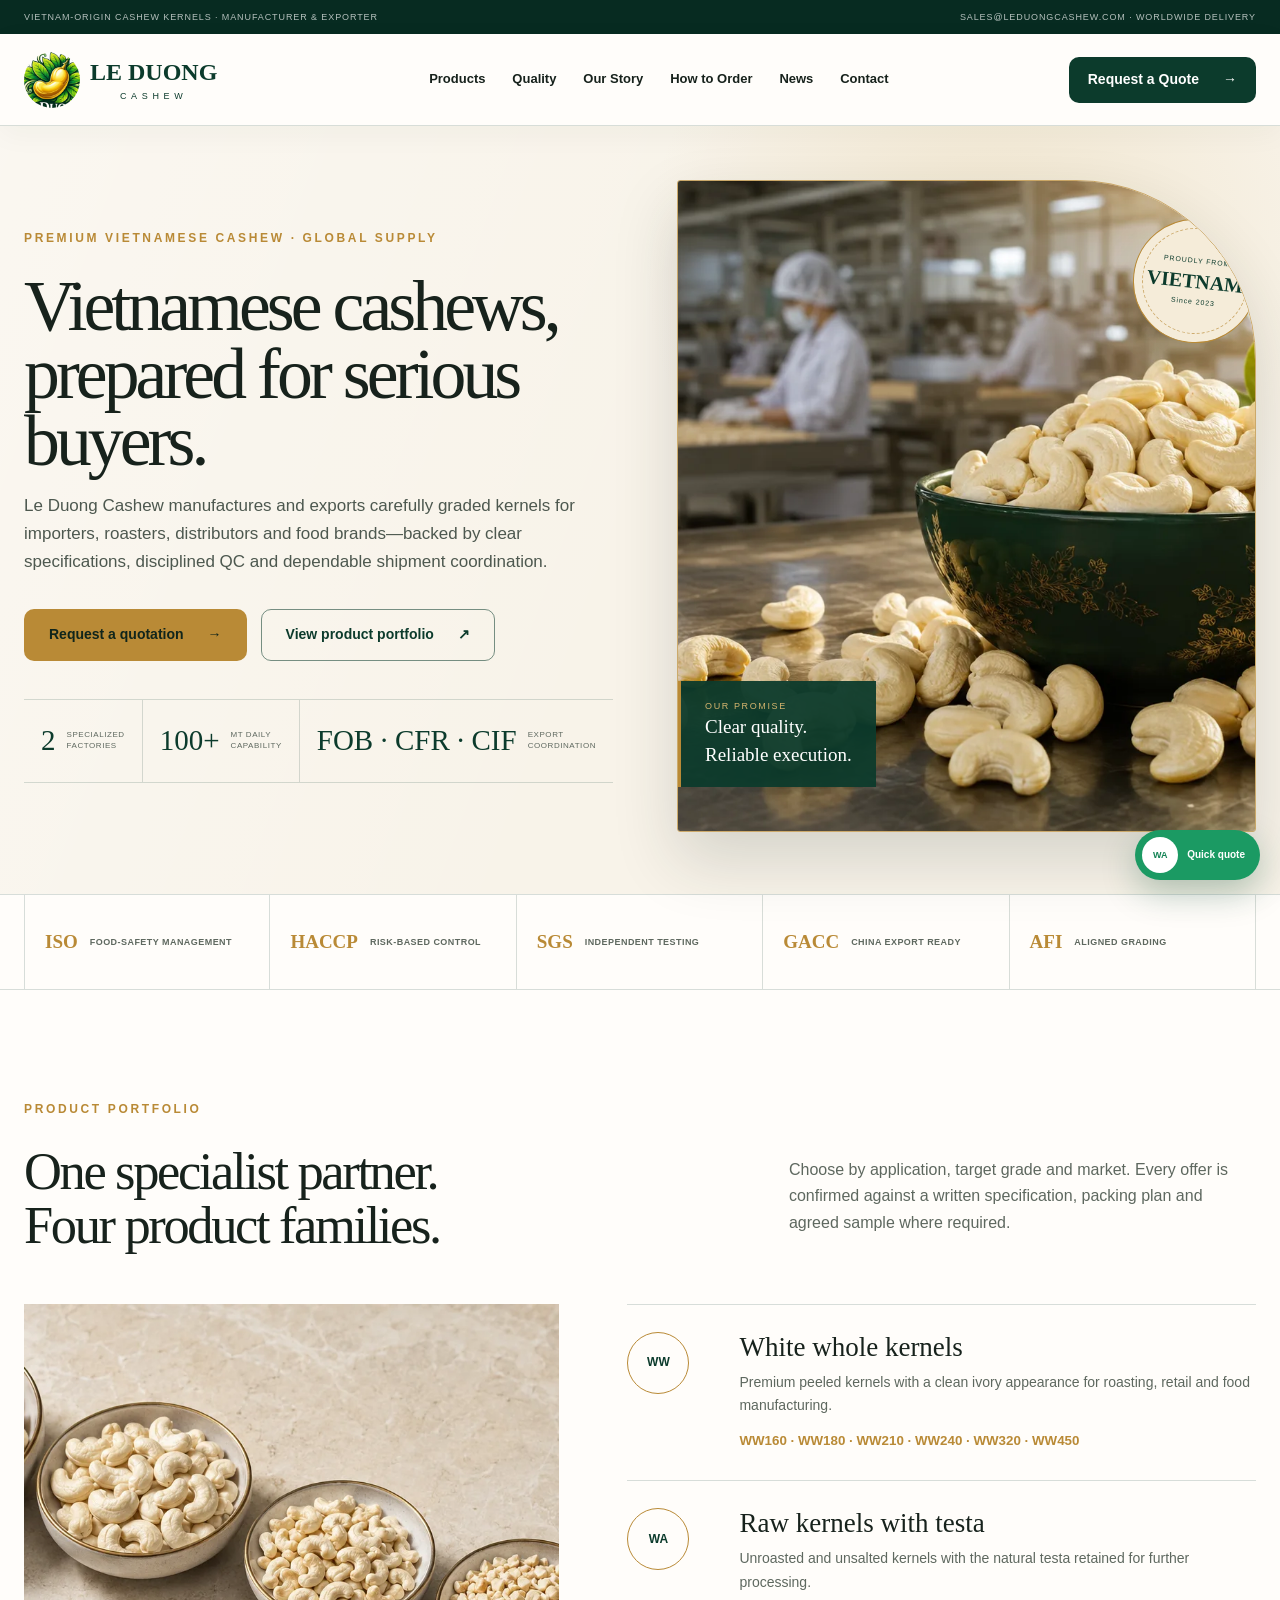
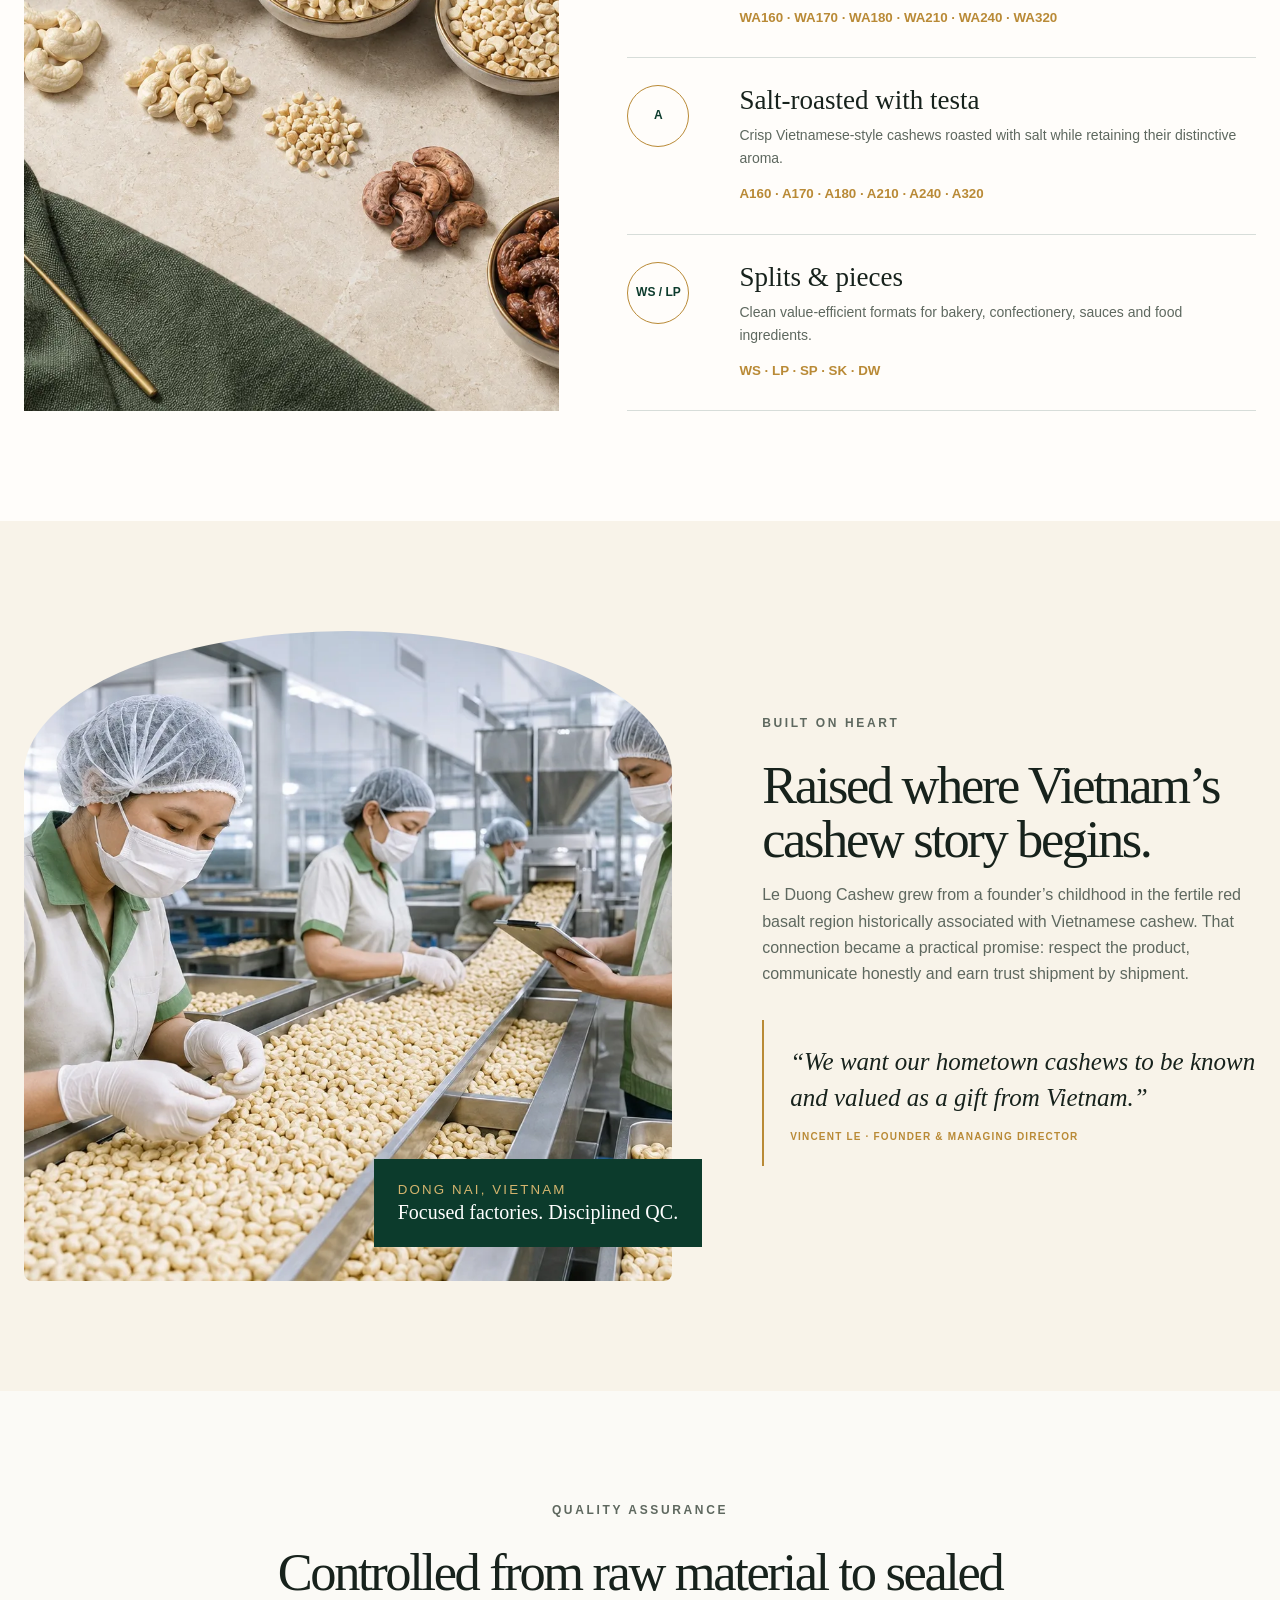
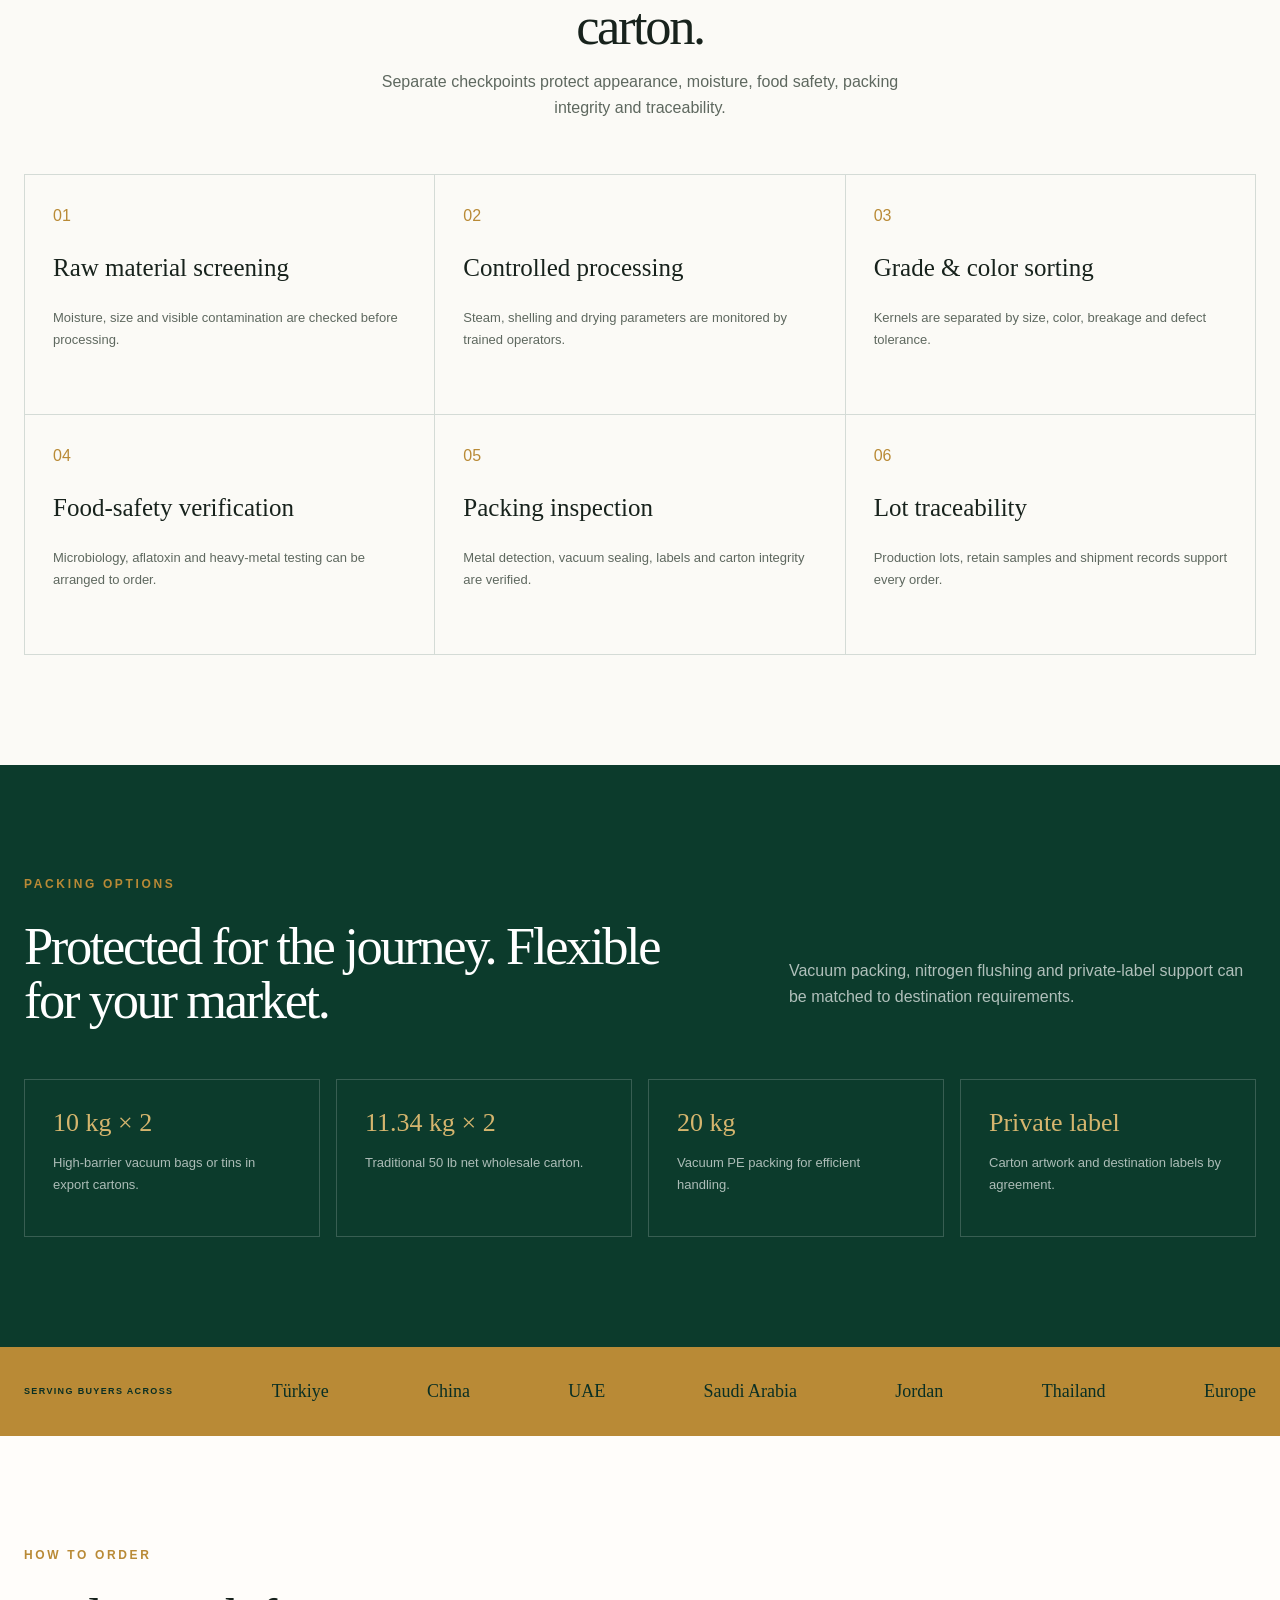
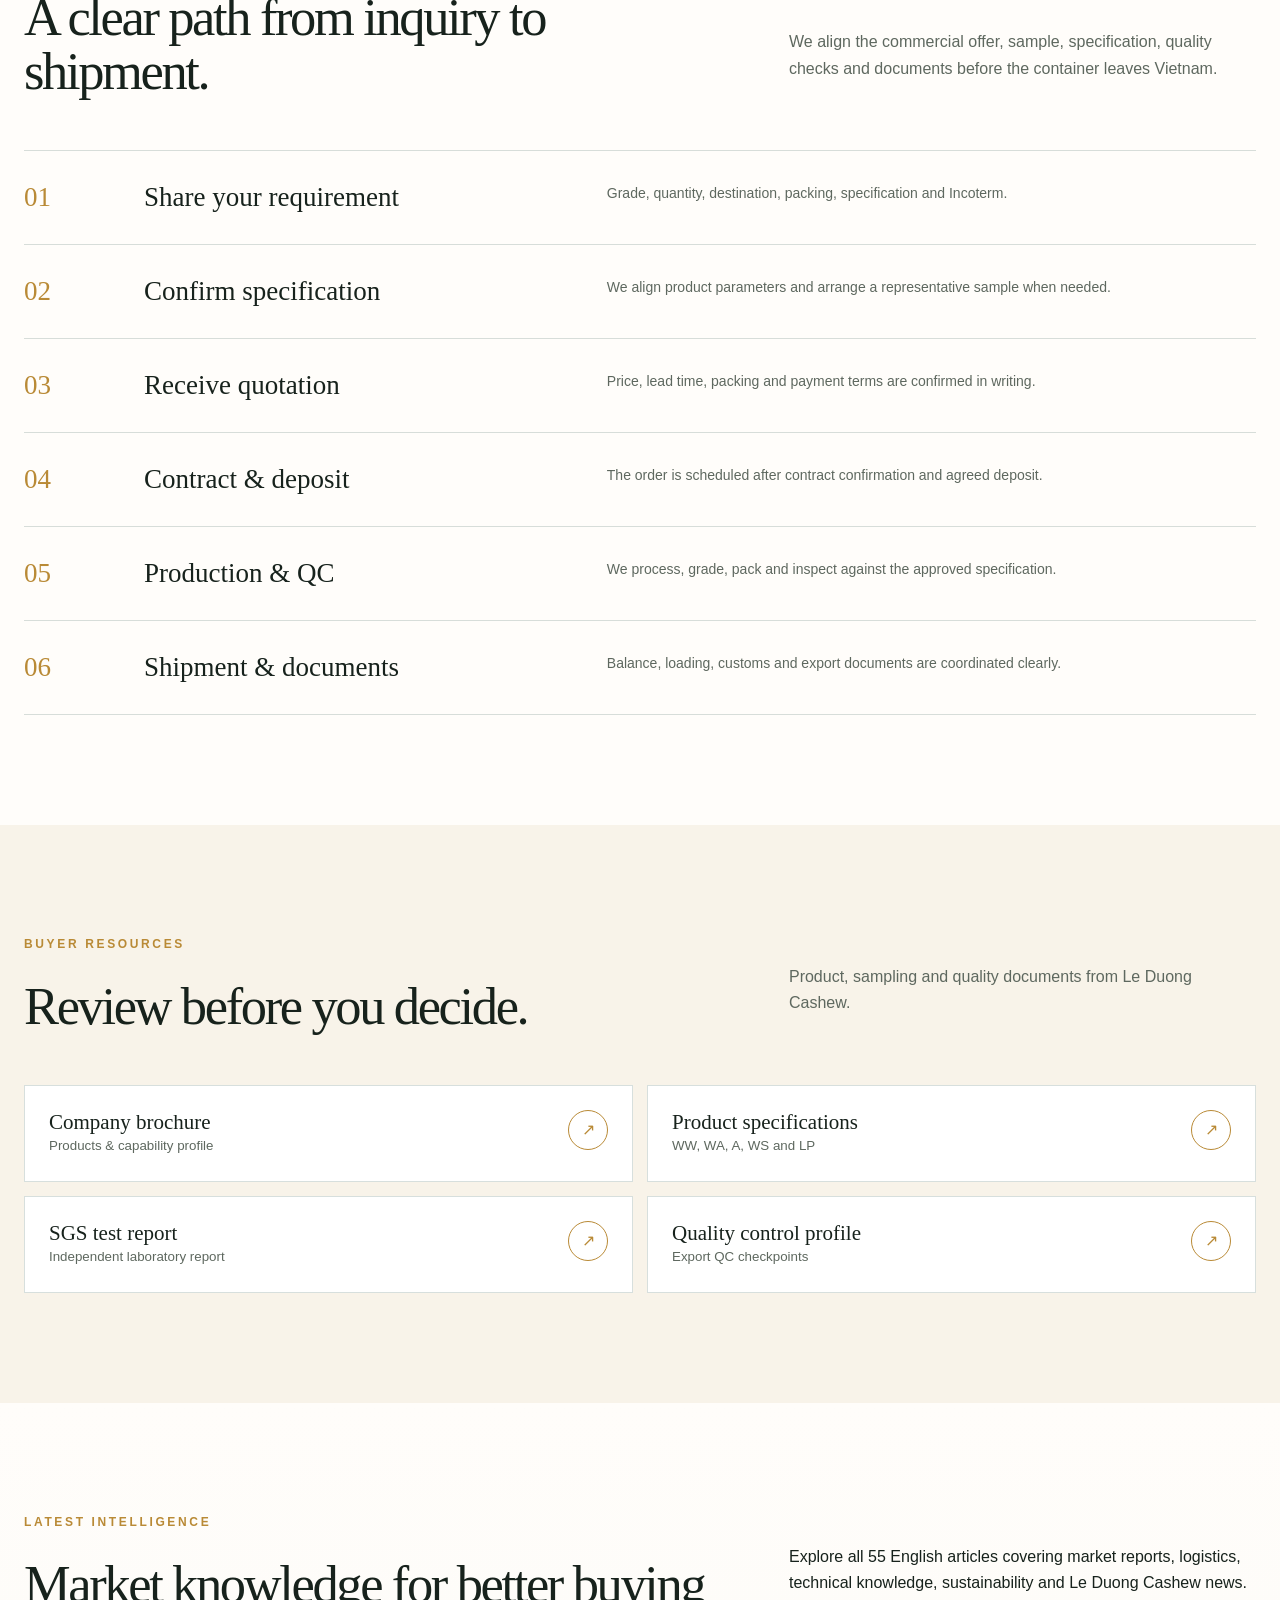
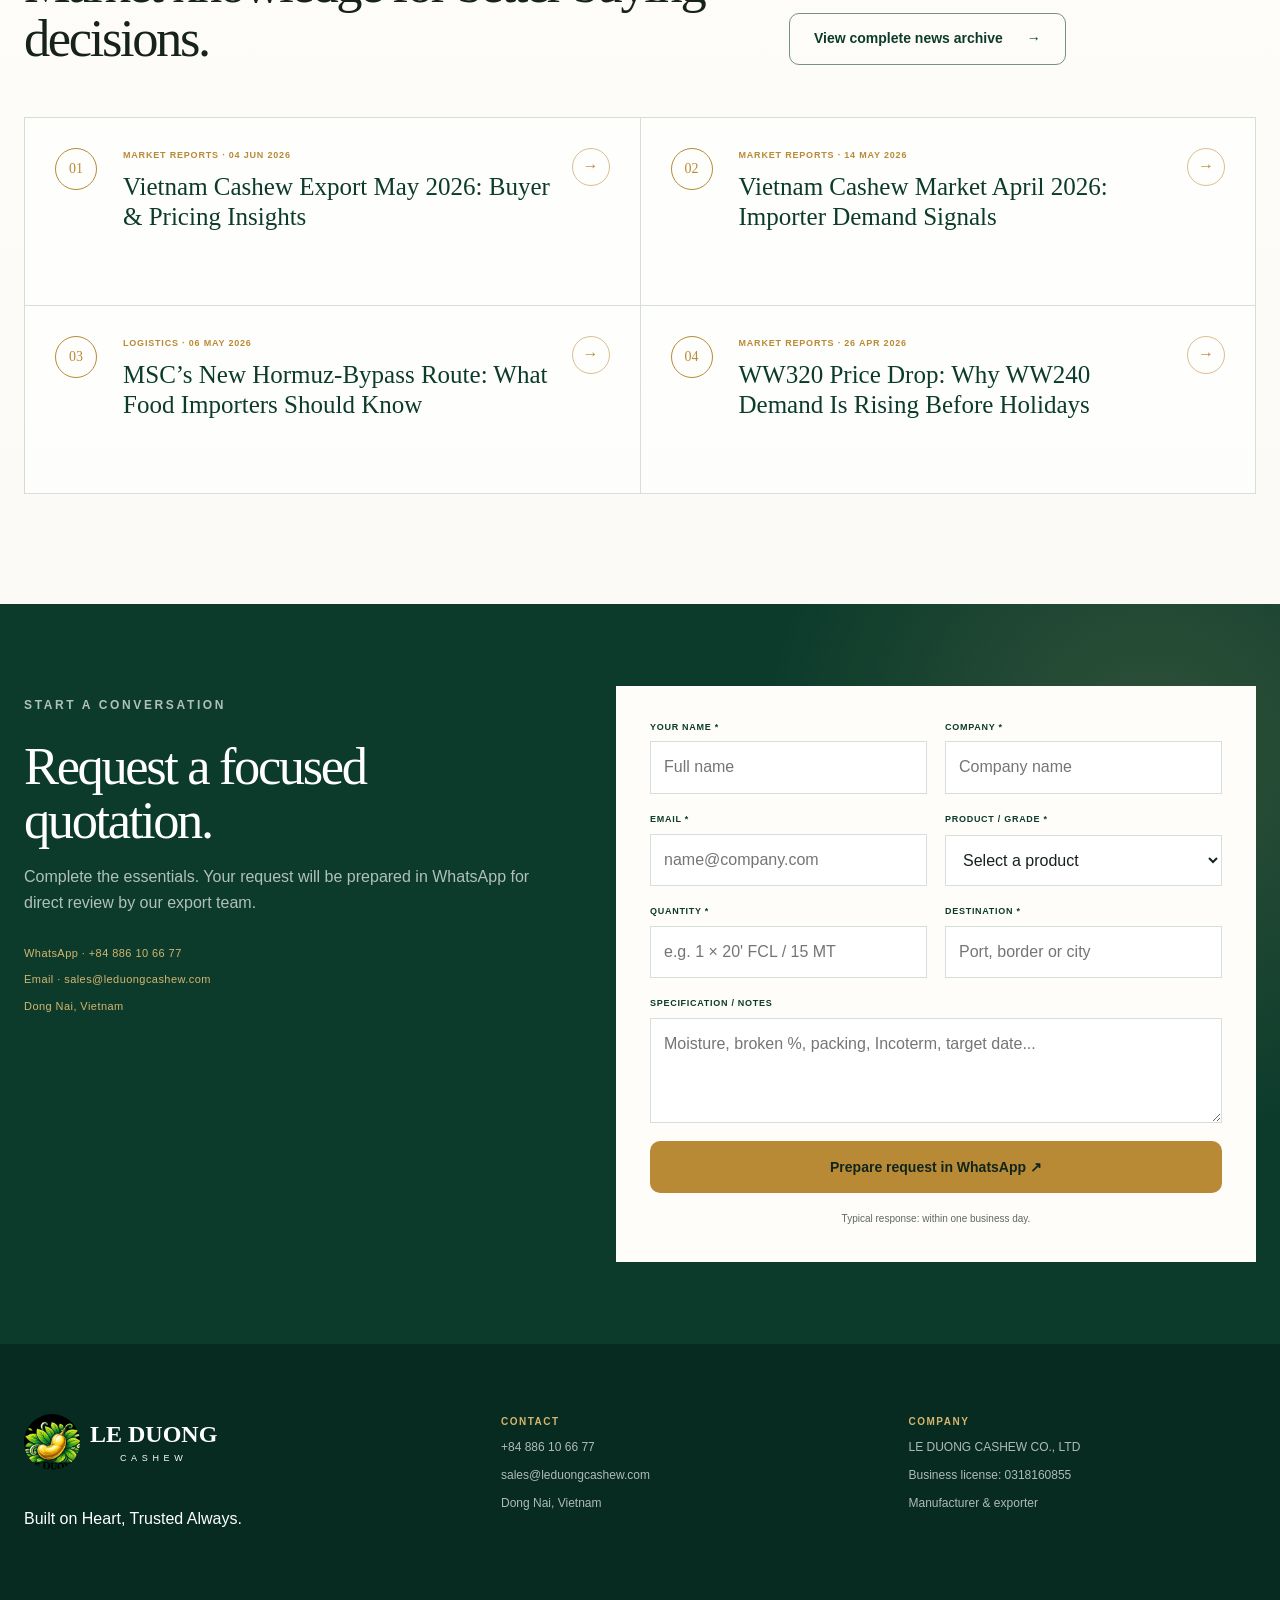
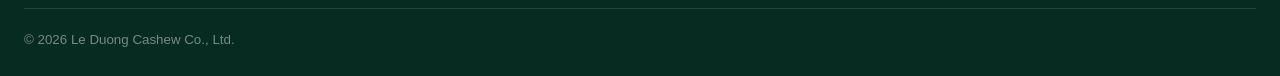
<file: index.html>
<!doctype html>
<html lang="en">
<head>
  <meta charset="utf-8">
  <meta name="viewport" content="width=device-width, initial-scale=1">
  <title>Le Duong Cashew | Premium Vietnam Cashew Exporter</title>
  <meta name="description" content="Vietnamese manufacturer and exporter of white whole, raw testa-on, salt-roasted and broken cashew kernels.">
  <meta name="theme-color" content="#0c3b2c">
  <link rel="icon" href="assets/logo-light.jpg">
  <link rel="stylesheet" href="styles.css">
</head>
<body>
  <div class="utility"><span>Vietnam-origin cashew kernels · Manufacturer & exporter</span><span>sales@leduongcashew.com · Worldwide delivery</span></div>
  <header class="header">
    <a class="brand" href="#top" aria-label="Le Duong Cashew home">
      <span class="brand-icon"><img src="assets/logo-light.jpg" alt=""></span>
      <span class="brand-name"><strong>LE DUONG</strong><small>CASHEW</small></span>
    </a>
    <nav class="nav" aria-label="Main navigation">
      <a href="#products">Products</a><a href="#quality">Quality</a><a href="#story">Our Story</a><a href="#order">How to Order</a><a href="news.html">News</a><a href="#contact">Contact</a>
    </nav>
    <a class="btn btn-primary btn-small" href="#contact">Request a Quote <span>→</span></a>
    <details class="mobile-menu"><summary aria-label="Open menu">☰</summary><div><a href="#products">Products</a><a href="#quality">Quality</a><a href="#story">Our Story</a><a href="#order">How to Order</a><a href="news.html">News</a><a href="#contact">Contact</a></div></details>
  </header>

  <main id="top">
    <section class="hero">
      <div class="hero-copy">
        <p class="eyebrow">PREMIUM VIETNAMESE CASHEW · GLOBAL SUPPLY</p>
        <h1>Vietnamese cashews, prepared for serious buyers.</h1>
        <p class="lead">Le Duong Cashew manufactures and exports carefully graded kernels for importers, roasters, distributors and food brands—backed by clear specifications, disciplined QC and dependable shipment coordination.</p>
        <div class="actions"><a class="btn btn-gold" href="#contact">Request a quotation <span>→</span></a><a class="btn btn-outline" href="#products">View product portfolio <span>↗</span></a></div>
        <div class="hero-proof"><div><strong>2</strong><span>Specialized factories</span></div><div><strong>100+</strong><span>MT daily capability</span></div><div><strong>FOB · CFR · CIF</strong><span>Export coordination</span></div></div>
      </div>
      <div class="hero-visual"><img src="assets/hero.webp" alt="Premium whole cashew kernels with a modern processing facility"><div class="origin-seal"><small>PROUDLY FROM</small><strong>VIETNAM</strong><span>Since 2023</span></div><div class="hero-note"><small>OUR PROMISE</small><strong>Clear quality.<br>Reliable execution.</strong></div></div>
    </section>

    <section class="assurance" aria-label="Quality and export assurance"><div><span>ISO</span><strong>Food-safety management</strong></div><div><span>HACCP</span><strong>Risk-based control</strong></div><div><span>SGS</span><strong>Independent testing</strong></div><div><span>GACC</span><strong>China export ready</strong></div><div><span>AFI</span><strong>Aligned grading</strong></div></section>

    <section class="section" id="products">
      <div class="heading split"><div><p class="eyebrow">PRODUCT PORTFOLIO</p><h2>One specialist partner.<br>Four product families.</h2></div><p>Choose by application, target grade and market. Every offer is confirmed against a written specification, packing plan and agreed sample where required.</p></div>
      <div class="product-layout">
        <div class="product-photo"><img src="assets/products.webp" alt="White whole, broken, raw testa-on and salt-roasted cashew products"></div>
        <div class="product-list">
          <article><b>WW</b><div><h3>White whole kernels</h3><p>Premium peeled kernels with a clean ivory appearance for roasting, retail and food manufacturing.</p><small>WW160 · WW180 · WW210 · WW240 · WW320 · WW450</small></div></article>
          <article><b>WA</b><div><h3>Raw kernels with testa</h3><p>Unroasted and unsalted kernels with the natural testa retained for further processing.</p><small>WA160 · WA170 · WA180 · WA210 · WA240 · WA320</small></div></article>
          <article><b>A</b><div><h3>Salt-roasted with testa</h3><p>Crisp Vietnamese-style cashews roasted with salt while retaining their distinctive aroma.</p><small>A160 · A170 · A180 · A210 · A240 · A320</small></div></article>
          <article><b>WS / LP</b><div><h3>Splits & pieces</h3><p>Clean value-efficient formats for bakery, confectionery, sauces and food ingredients.</p><small>WS · LP · SP · SK · DW</small></div></article>
        </div>
      </div>
    </section>

    <section class="section story" id="story">
      <div class="story-photo"><img src="assets/factory.webp" alt="Cashew quality inspection in a clean processing facility"><div><small>DONG NAI, VIETNAM</small><strong>Focused factories. Disciplined QC.</strong></div></div>
      <div class="story-copy"><p class="eyebrow">BUILT ON HEART</p><h2>Raised where Vietnam’s cashew story begins.</h2><p>Le Duong Cashew grew from a founder’s childhood in the fertile red basalt region historically associated with Vietnamese cashew. That connection became a practical promise: respect the product, communicate honestly and earn trust shipment by shipment.</p><blockquote>“We want our hometown cashews to be known and valued as a gift from Vietnam.”<cite>Vincent Le · Founder & Managing Director</cite></blockquote></div>
    </section>

    <section class="section quality" id="quality">
      <div class="heading center"><p class="eyebrow">QUALITY ASSURANCE</p><h2>Controlled from raw material to sealed carton.</h2><p>Separate checkpoints protect appearance, moisture, food safety, packing integrity and traceability.</p></div>
      <div class="quality-grid">
        <article><span>01</span><h3>Raw material screening</h3><p>Moisture, size and visible contamination are checked before processing.</p></article>
        <article><span>02</span><h3>Controlled processing</h3><p>Steam, shelling and drying parameters are monitored by trained operators.</p></article>
        <article><span>03</span><h3>Grade & color sorting</h3><p>Kernels are separated by size, color, breakage and defect tolerance.</p></article>
        <article><span>04</span><h3>Food-safety verification</h3><p>Microbiology, aflatoxin and heavy-metal testing can be arranged to order.</p></article>
        <article><span>05</span><h3>Packing inspection</h3><p>Metal detection, vacuum sealing, labels and carton integrity are verified.</p></article>
        <article><span>06</span><h3>Lot traceability</h3><p>Production lots, retain samples and shipment records support every order.</p></article>
      </div>
    </section>

    <section class="dark-section">
      <div class="heading split"><div><p class="eyebrow">PACKING OPTIONS</p><h2>Protected for the journey. Flexible for your market.</h2></div><p>Vacuum packing, nitrogen flushing and private-label support can be matched to destination requirements.</p></div>
      <div class="packing"><article><strong>10 kg × 2</strong><p>High-barrier vacuum bags or tins in export cartons.</p></article><article><strong>11.34 kg × 2</strong><p>Traditional 50 lb net wholesale carton.</p></article><article><strong>20 kg</strong><p>Vacuum PE packing for efficient handling.</p></article><article><strong>Private label</strong><p>Carton artwork and destination labels by agreement.</p></article></div>
    </section>

    <section class="market-band"><span>Serving buyers across</span><strong>Türkiye</strong><strong>China</strong><strong>UAE</strong><strong>Saudi Arabia</strong><strong>Jordan</strong><strong>Thailand</strong><strong>Europe</strong></section>

    <section class="section" id="order">
      <div class="heading split"><div><p class="eyebrow">HOW TO ORDER</p><h2>A clear path from inquiry to shipment.</h2></div><p>We align the commercial offer, sample, specification, quality checks and documents before the container leaves Vietnam.</p></div>
      <div class="steps">
        <article><span>01</span><h3>Share your requirement</h3><p>Grade, quantity, destination, packing, specification and Incoterm.</p></article>
        <article><span>02</span><h3>Confirm specification</h3><p>We align product parameters and arrange a representative sample when needed.</p></article>
        <article><span>03</span><h3>Receive quotation</h3><p>Price, lead time, packing and payment terms are confirmed in writing.</p></article>
        <article><span>04</span><h3>Contract & deposit</h3><p>The order is scheduled after contract confirmation and agreed deposit.</p></article>
        <article><span>05</span><h3>Production & QC</h3><p>We process, grade, pack and inspect against the approved specification.</p></article>
        <article><span>06</span><h3>Shipment & documents</h3><p>Balance, loading, customs and export documents are coordinated clearly.</p></article>
      </div>
    </section>

    <section class="section resources">
      <div class="heading split"><div><p class="eyebrow">BUYER RESOURCES</p><h2>Review before you decide.</h2></div><p>Product, sampling and quality documents from Le Duong Cashew.</p></div>
      <div class="resource-grid">
        <a href="https://leduongcashew.com/wp-content/uploads/2025/10/LE-DUONG-CASHEW-BROCHURE-EN-1.pdf" target="_blank"><strong>Company brochure</strong><small>Products & capability profile</small><span>↗</span></a>
        <a href="https://leduongcashew.com/wp-content/uploads/2025/10/LD.PRODUCT_SHEET.REV10.pdf" target="_blank"><strong>Product specifications</strong><small>WW, WA, A, WS and LP</small><span>↗</span></a>
        <a href="https://leduongcashew.com/wp-content/uploads/2025/09/SGS_TEST_REPORT_LE_DUONG_CASHEW_042025.pdf" target="_blank"><strong>SGS test report</strong><small>Independent laboratory report</small><span>↗</span></a>
        <a href="https://leduongcashew.com/wp-content/uploads/2025/10/LE_DUONG_CASHEW_QUALITY_CONTROL_EN_VER05.pdf" target="_blank"><strong>Quality control profile</strong><small>Export QC checkpoints</small><span>↗</span></a>
      </div>
    </section>

    <section class="section latest-news">
      <div class="heading split"><div><p class="eyebrow">LATEST INTELLIGENCE</p><h2>Market knowledge for better buying decisions.</h2></div><div><p>Explore all 55 English articles covering market reports, logistics, technical knowledge, sustainability and Le Duong Cashew news.</p><a class="btn btn-outline" href="news.html">View complete news archive <span>→</span></a></div></div>
      <div class="latest-news-grid">
        <a href="article.html?slug=vietnam-cashew-export-may-2026-buyer-pricing-insights"><span>01</span><small>MARKET REPORTS · 04 JUN 2026</small><h3>Vietnam Cashew Export May 2026: Buyer & Pricing Insights</h3><b>→</b></a>
        <a href="article.html?slug=vietnam-cashew-market-april-2026-importer-demand-signals"><span>02</span><small>MARKET REPORTS · 14 MAY 2026</small><h3>Vietnam Cashew Market April 2026: Importer Demand Signals</h3><b>→</b></a>
        <a href="article.html?slug=mscs-new-hormuz-bypass-route-what-food-importers-should-know"><span>03</span><small>LOGISTICS · 06 MAY 2026</small><h3>MSC’s New Hormuz-Bypass Route: What Food Importers Should Know</h3><b>→</b></a>
        <a href="article.html?slug=ww320-price-drop-why-ww240-demand-is-rising-before-holidays"><span>04</span><small>MARKET REPORTS · 26 APR 2026</small><h3>WW320 Price Drop: Why WW240 Demand Is Rising Before Holidays</h3><b>→</b></a>
      </div>
    </section>

    <section class="contact" id="contact">
      <div class="contact-intro"><p class="eyebrow">START A CONVERSATION</p><h2>Request a focused quotation.</h2><p>Complete the essentials. Your request will be prepared in WhatsApp for direct review by our export team.</p><div class="contact-details"><span>WhatsApp · +84 886 10 66 77</span><span>Email · sales@leduongcashew.com</span><span>Dong Nai, Vietnam</span></div></div>
      <form class="quote-form" id="quote-form">
        <label><span>Your name *</span><input name="name" placeholder="Full name" required></label>
        <label><span>Company *</span><input name="company" placeholder="Company name" required></label>
        <label><span>Email *</span><input name="email" type="email" placeholder="name@company.com" required></label>
        <label><span>Product / grade *</span><select name="product" required><option value="">Select a product</option><option>WW180</option><option>WW240</option><option>WW320</option><option>WW450</option><option>WA / Raw testa-on</option><option>A / Salt-roasted</option><option>WS / LP / Pieces</option></select></label>
        <label><span>Quantity *</span><input name="quantity" placeholder="e.g. 1 × 20' FCL / 15 MT" required></label>
        <label><span>Destination *</span><input name="destination" placeholder="Port, border or city" required></label>
        <label class="wide"><span>Specification / notes</span><textarea name="notes" rows="3" placeholder="Moisture, broken %, packing, Incoterm, target date..."></textarea></label>
        <button class="btn btn-gold wide" type="submit">Prepare request in WhatsApp ↗</button>
        <p class="form-status wide" id="form-status">Typical response: within one business day.</p>
      </form>
    </section>
  </main>

  <footer>
    <div><a class="brand footer-brand" href="#top"><span class="brand-icon"><img src="assets/logo-dark.jpg" alt=""></span><span class="brand-name"><strong>LE DUONG</strong><small>CASHEW</small></span></a><p>Built on Heart, Trusted Always.</p></div>
    <div><b>CONTACT</b><a href="https://wa.me/84886106677">+84 886 10 66 77</a><a href="mailto:sales@leduongcashew.com">sales@leduongcashew.com</a><span>Dong Nai, Vietnam</span></div>
    <div><b>COMPANY</b><span>LE DUONG CASHEW CO., LTD</span><span>Business license: 0318160855</span><span>Manufacturer & exporter</span></div>
    <small>© 2026 Le Duong Cashew Co., Ltd.</small>
  </footer>
  <a class="floating-wa" href="https://wa.me/84886106677?text=Hello%20Le%20Duong%20Cashew%2C%20I%20would%20like%20to%20request%20a%20quotation." target="_blank" aria-label="Quick quote on WhatsApp"><span>WA</span><strong>Quick quote</strong></a>
  <script src="script.js"></script>
</body>
</html>
</file>
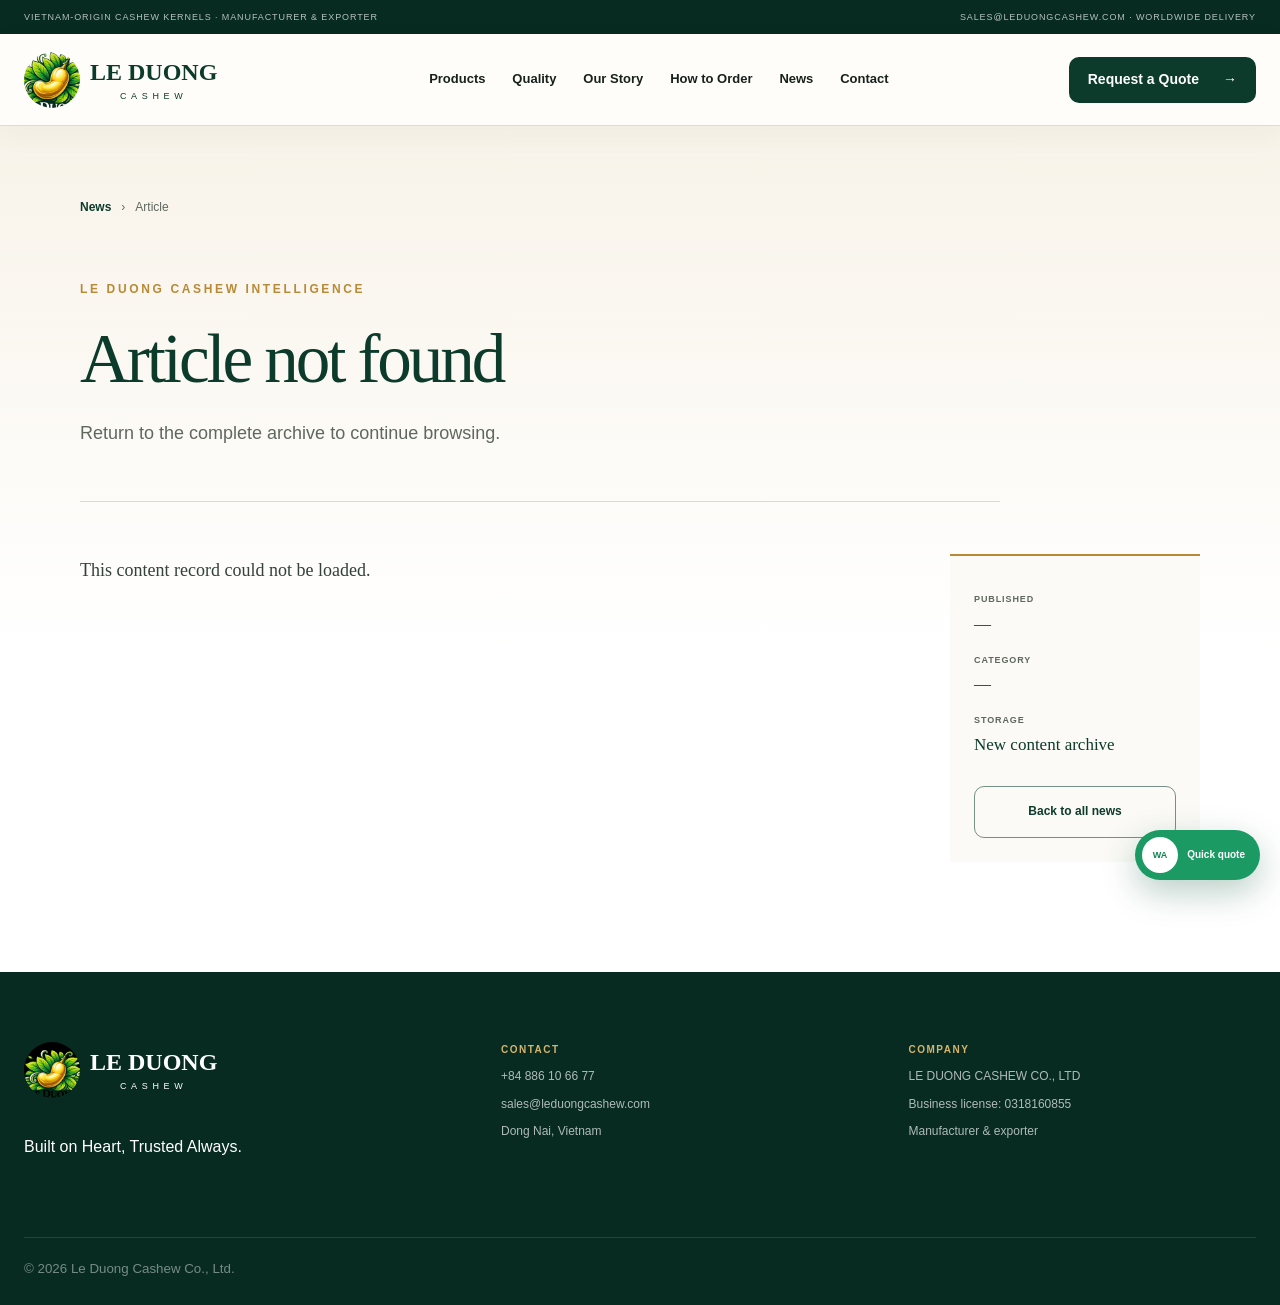
<file: article.html>
<!doctype html>
<html lang="en">
<head>
  <meta charset="utf-8">
  <meta name="viewport" content="width=device-width,initial-scale=1">
  <meta name="description" content="Le Duong Cashew news and market intelligence.">
  <title>News Article | Le Duong Cashew</title>
  <link rel="stylesheet" href="styles.css">
</head>
<body>
  <div class="utility"><span>Vietnam-origin cashew kernels · Manufacturer & exporter</span><span>sales@leduongcashew.com · Worldwide delivery</span></div>
  <header class="header">
    <a class="brand" href="index.html" aria-label="Le Duong Cashew home"><span class="brand-icon"><img src="assets/logo-light.jpg" alt=""></span><span class="brand-name"><strong>LE DUONG</strong><small>CASHEW</small></span></a>
    <nav class="nav" aria-label="Main navigation"><a href="index.html#products">Products</a><a href="index.html#quality">Quality</a><a href="index.html#story">Our Story</a><a href="index.html#order">How to Order</a><a href="news.html">News</a><a href="index.html#contact">Contact</a></nav>
    <a class="btn btn-primary btn-small" href="index.html#contact">Request a Quote <span>→</span></a>
    <details class="mobile-menu"><summary aria-label="Open menu">☰</summary><div><a href="index.html#products">Products</a><a href="index.html#quality">Quality</a><a href="index.html#story">Our Story</a><a href="index.html#order">How to Order</a><a href="news.html">News</a><a href="index.html#contact">Contact</a></div></details>
  </header>
  <main>
    <article class="static-article" id="article" aria-live="polite">
      <div class="article-container">
        <nav class="article-crumb"><a href="news.html">News</a><span>›</span><span id="article-category">Article</span></nav>
        <header class="static-article-head"><p class="eyebrow" id="article-meta">LE DUONG CASHEW INTELLIGENCE</p><h1 id="article-title">Loading article…</h1><p id="article-lead"></p></header>
        <div class="static-article-layout">
          <div class="static-article-body" id="article-body"><p>Loading the preserved content record.</p></div>
          <aside class="static-article-side"><span>Published</span><strong id="article-date">—</strong><span>Category</span><strong id="article-side-category">—</strong><span>Storage</span><strong>New content archive</strong><a class="btn btn-outline" href="news.html">Back to all news</a></aside>
        </div>
      </div>
    </article>
  </main>
  <footer><div><a class="brand footer-brand" href="index.html"><span class="brand-icon"><img src="assets/logo-dark.jpg" alt=""></span><span class="brand-name"><strong>LE DUONG</strong><small>CASHEW</small></span></a><p>Built on Heart, Trusted Always.</p></div><div><b>CONTACT</b><a href="https://wa.me/84886106677">+84 886 10 66 77</a><a href="mailto:sales@leduongcashew.com">sales@leduongcashew.com</a><span>Dong Nai, Vietnam</span></div><div><b>COMPANY</b><span>LE DUONG CASHEW CO., LTD</span><span>Business license: 0318160855</span><span>Manufacturer & exporter</span></div><small>© 2026 Le Duong Cashew Co., Ltd.</small></footer>
  <a class="floating-wa" href="https://wa.me/84886106677" target="_blank" aria-label="Quick quote on WhatsApp"><span>WA</span><strong>Quick quote</strong></a>
  <script>
    const slug=new URLSearchParams(location.search).get('slug');
    const text=(id,value)=>document.getElementById(id).textContent=value||'';
    fetch('data/content.json').then(response=>response.json()).then(database=>{
      const article=database.items.find(item=>item.slug===slug);
      if(!article) throw new Error('Article not found');
      document.title=`${article.title} | Le Duong Cashew`;
      text('article-title',article.title);text('article-category',article.category);text('article-side-category',article.category);text('article-date',article.date);text('article-meta',`${article.category} · ${article.date}`);text('article-lead',article.excerpt||'This legacy article record has been preserved in the new Le Duong Cashew content archive.');
      document.getElementById('article-body').innerHTML=article.excerpt?`<p>${article.excerpt}</p>`:'<p>The title, publication date, category, original address and migration status of this article are now stored independently in the new website.</p><aside class="record-note"><strong>Original body pending source backup</strong><p>The old server is currently unavailable. The full long-form article body will be attached as soon as the WordPress export or hosting backup is supplied.</p></aside>';
    }).catch(()=>{text('article-title','Article not found');text('article-lead','Return to the complete archive to continue browsing.');document.getElementById('article-body').innerHTML='<p>This content record could not be loaded.</p>'});
  </script>
</body>
</html>
</file>
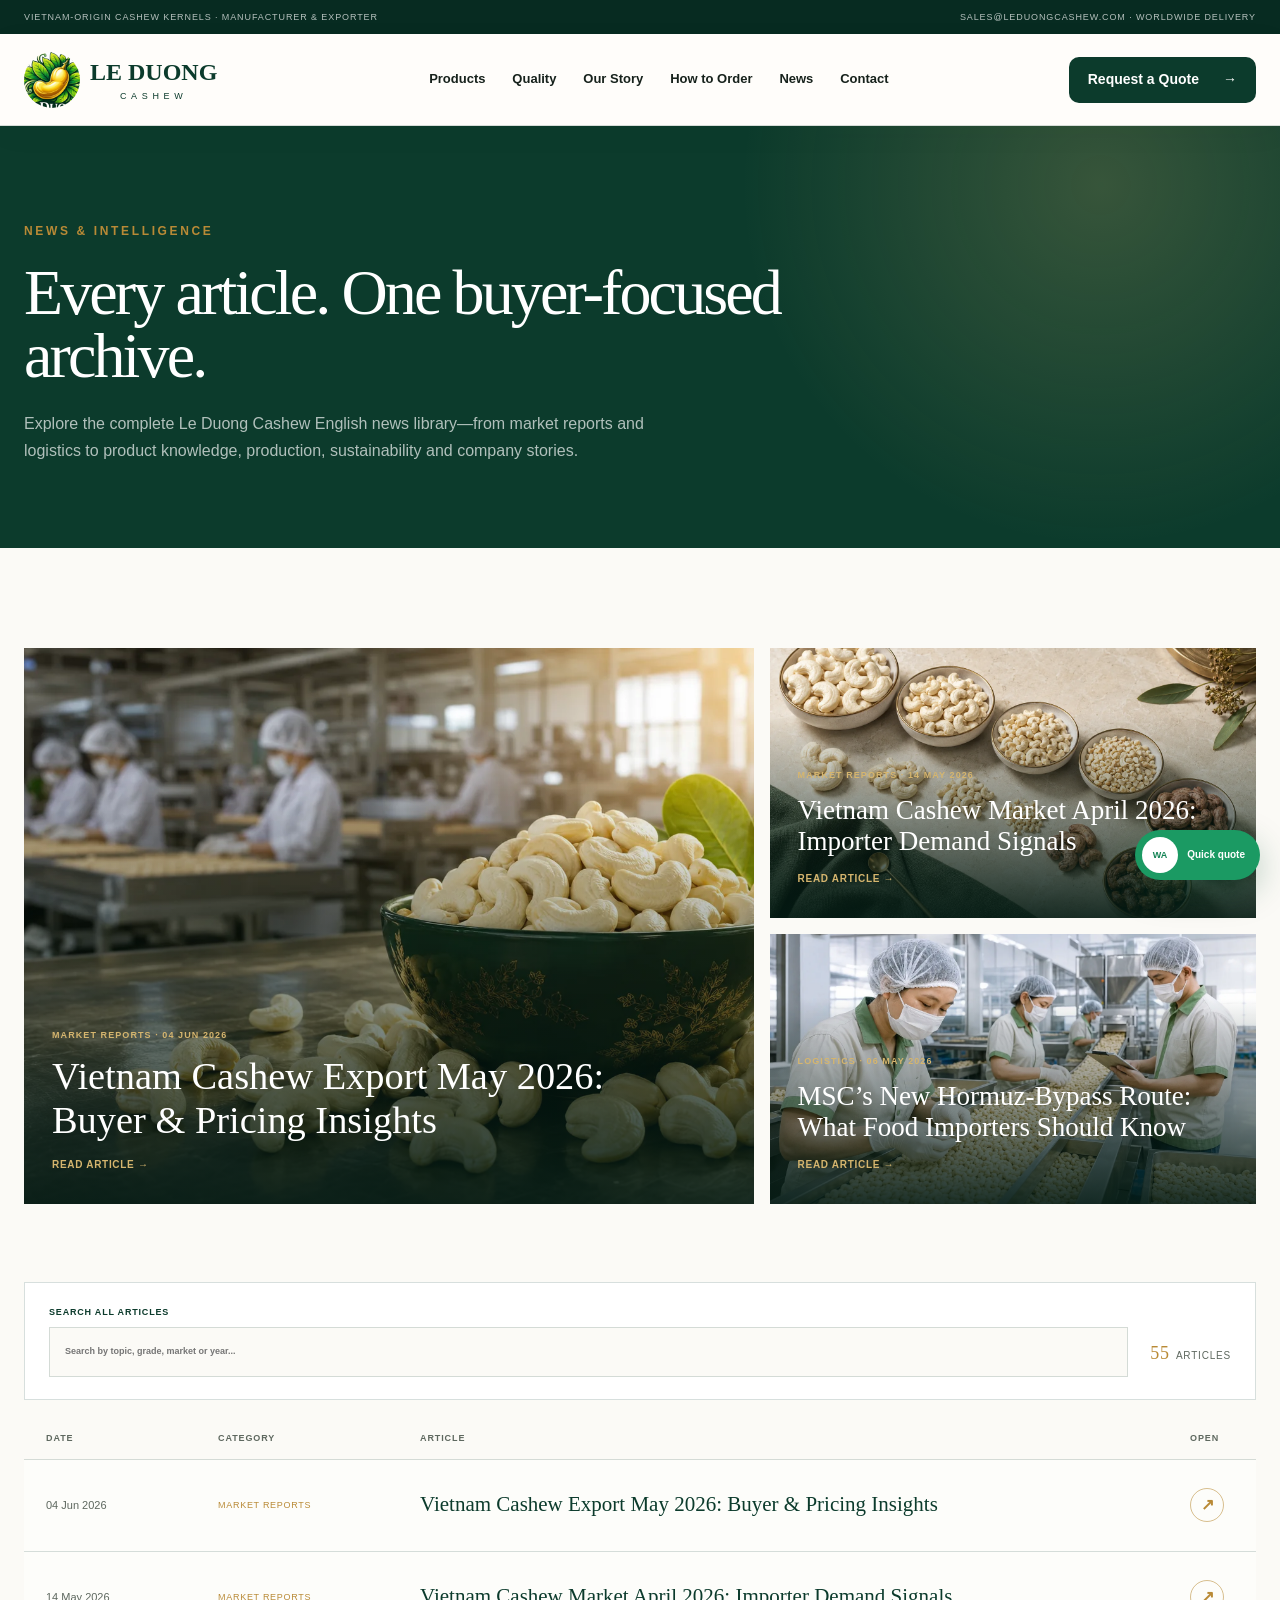
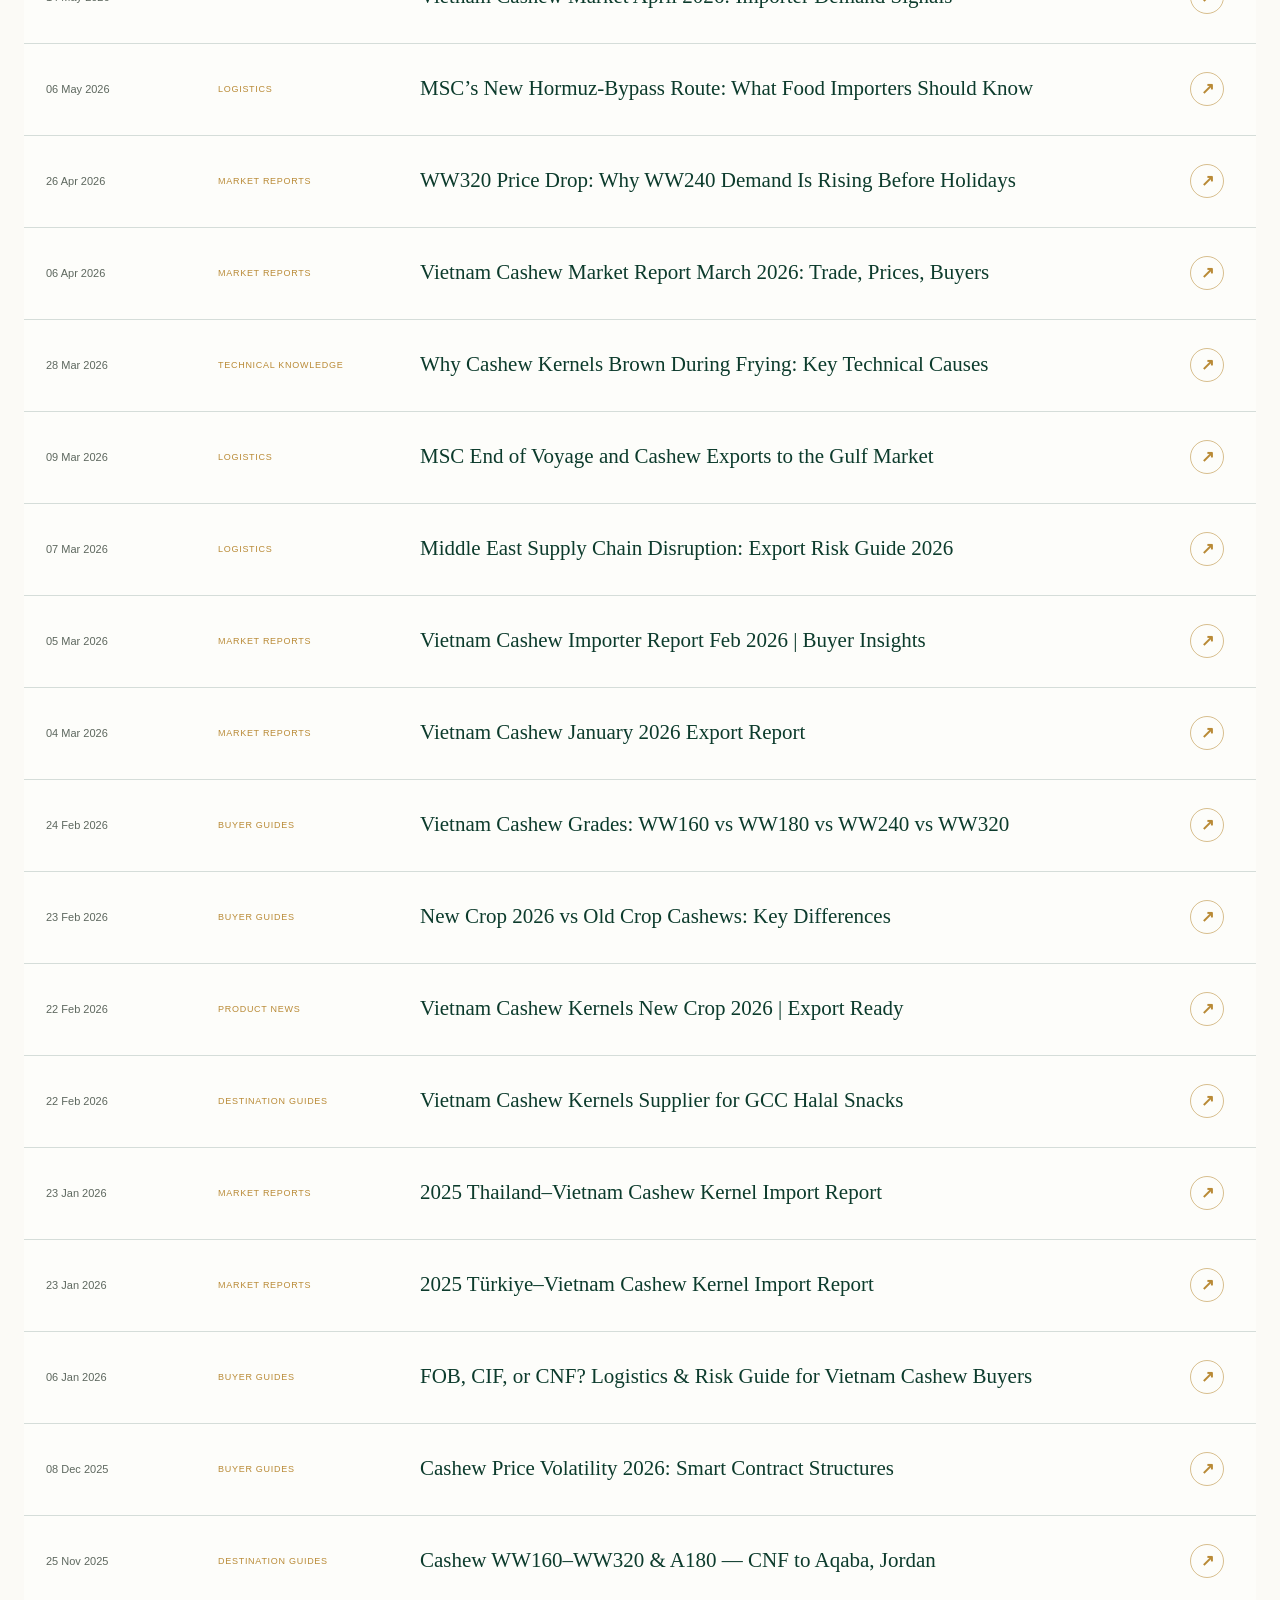
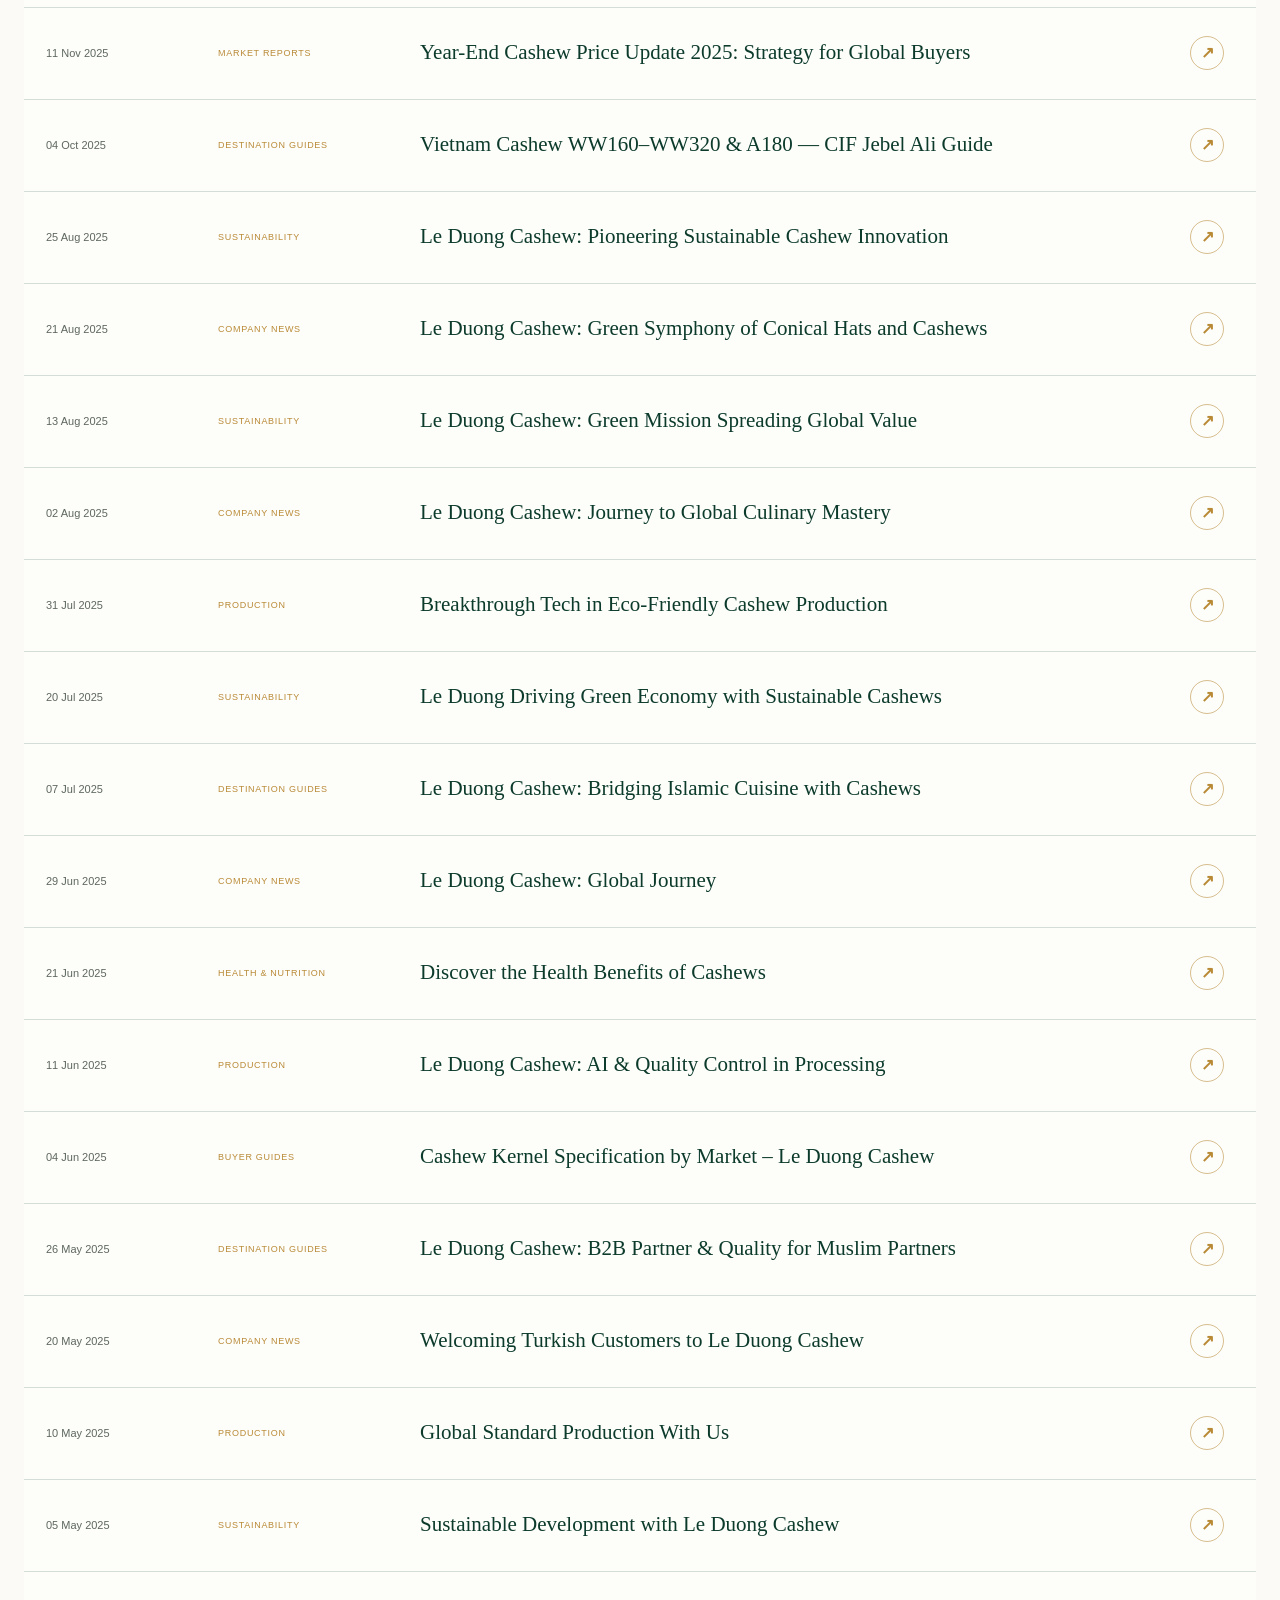
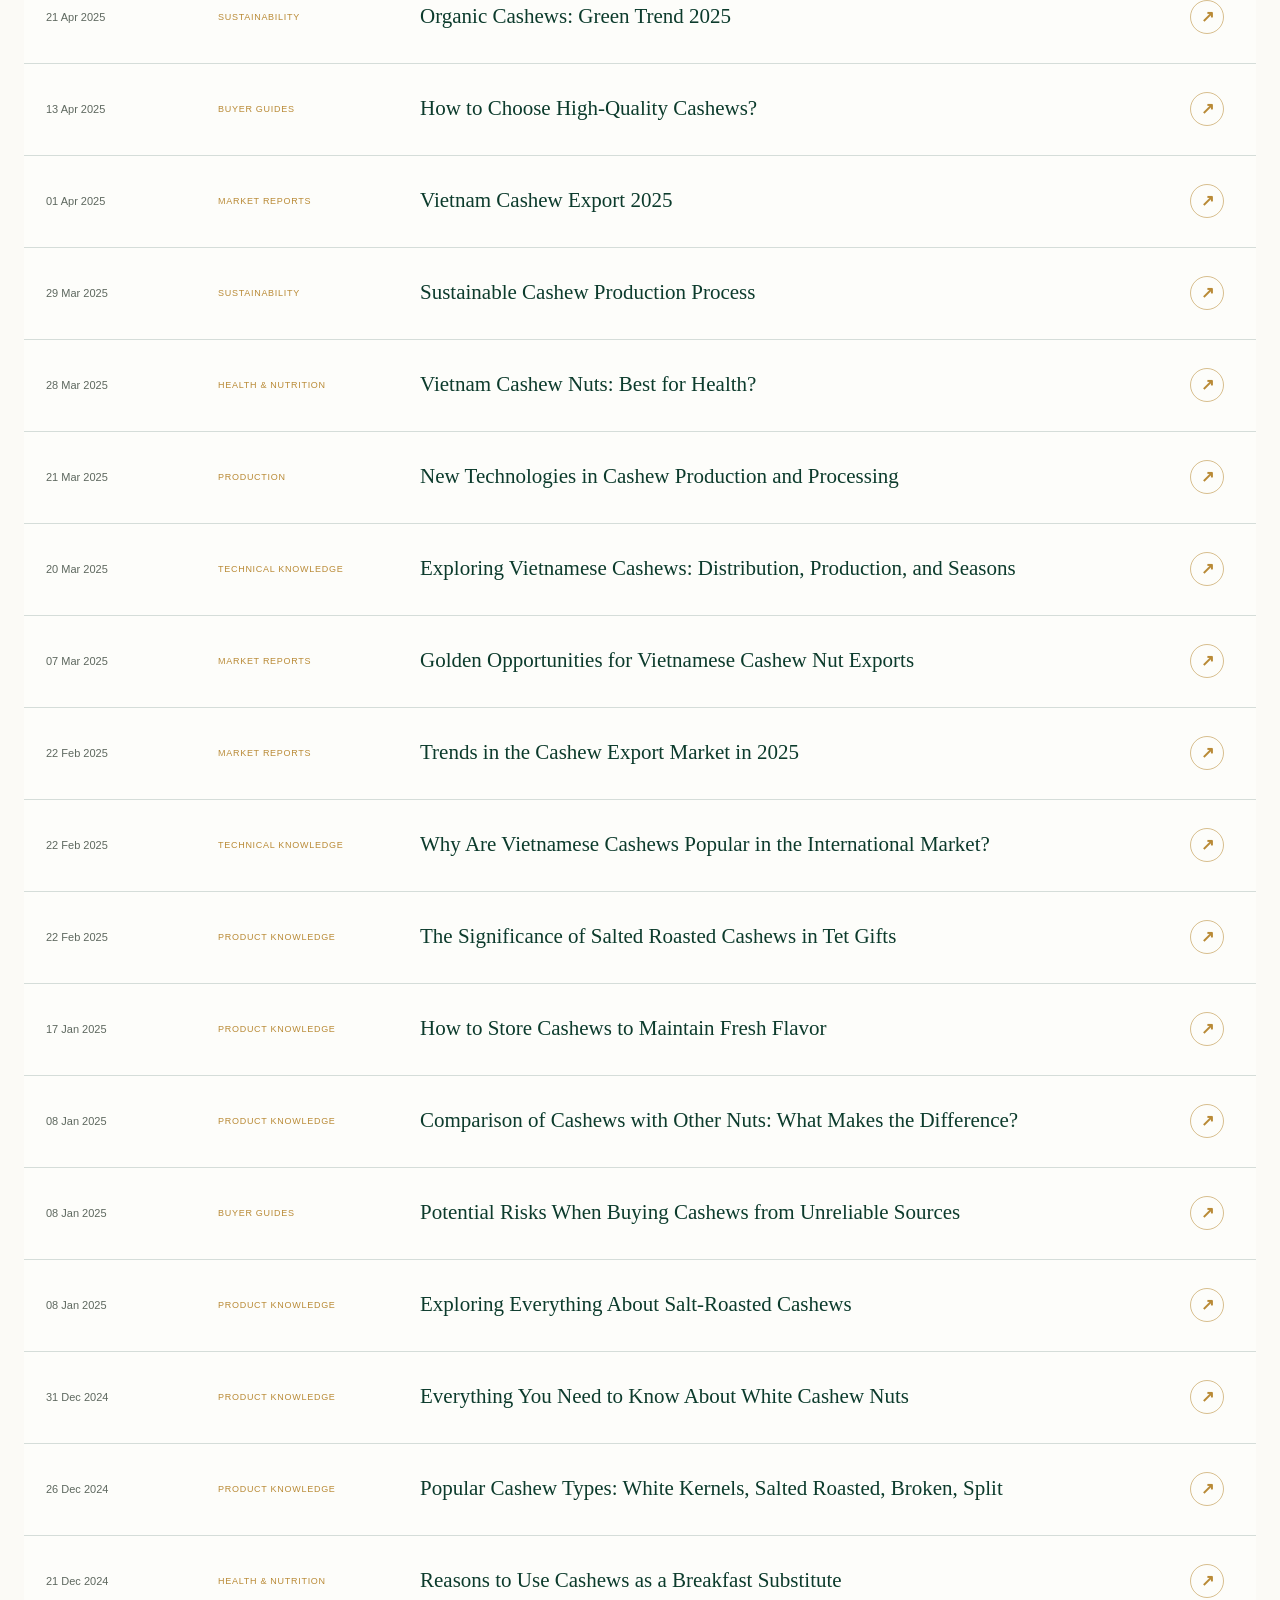
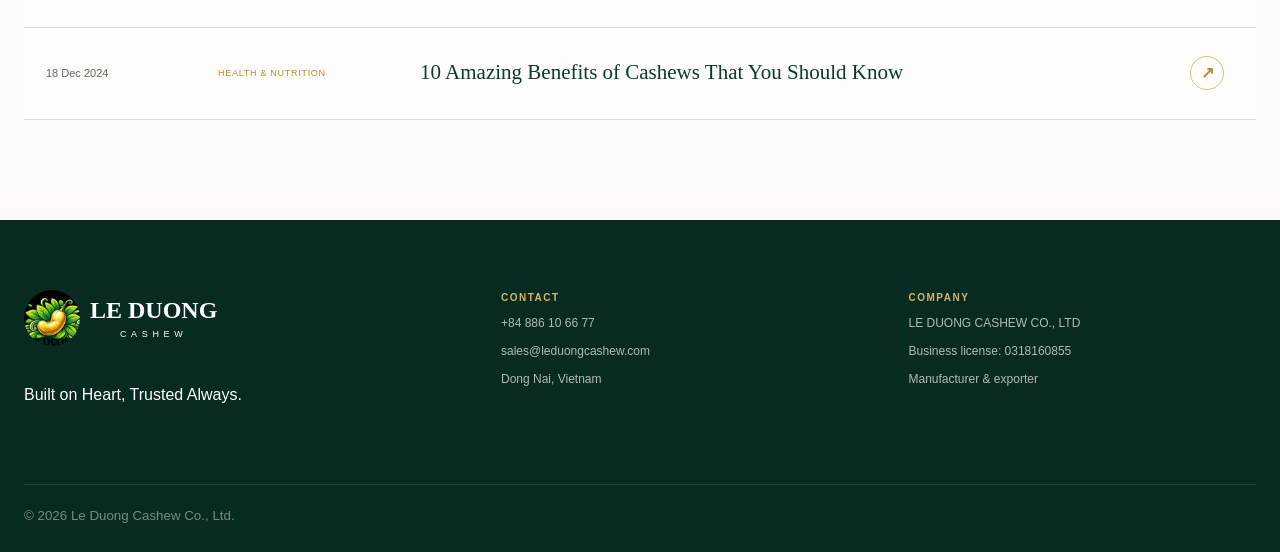
<file: news.html>
<!doctype html>
<html lang="en">
<head>
  <meta charset="utf-8"><meta name="viewport" content="width=device-width, initial-scale=1">
  <title>News & Market Intelligence | Le Duong Cashew</title>
  <meta name="description" content="The complete Le Duong Cashew English news archive: market reports, buyer guides, logistics, production, sustainability and product knowledge.">
  <meta name="theme-color" content="#0c3b2c"><link rel="icon" href="assets/logo-light.jpg"><link rel="stylesheet" href="styles.css">
</head>
<body>
  <div class="utility"><span>Vietnam-origin cashew kernels · Manufacturer & exporter</span><span>sales@leduongcashew.com · Worldwide delivery</span></div>
  <header class="header">
    <a class="brand" href="index.html" aria-label="Le Duong Cashew home"><span class="brand-icon"><img src="assets/logo-light.jpg" alt=""></span><span class="brand-name"><strong>LE DUONG</strong><small>CASHEW</small></span></a>
    <nav class="nav" aria-label="Main navigation"><a href="index.html#products">Products</a><a href="index.html#quality">Quality</a><a href="index.html#story">Our Story</a><a href="index.html#order">How to Order</a><a href="news.html">News</a><a href="index.html#contact">Contact</a></nav>
    <a class="btn btn-primary btn-small" href="index.html#contact">Request a Quote <span>→</span></a>
    <details class="mobile-menu"><summary aria-label="Open menu">☰</summary><div><a href="index.html#products">Products</a><a href="index.html#quality">Quality</a><a href="index.html#story">Our Story</a><a href="index.html#order">How to Order</a><a href="news.html">News</a><a href="index.html#contact">Contact</a></div></details>
  </header>
  <main>
    <section class="news-hero"><p class="eyebrow">NEWS & INTELLIGENCE</p><h1>Every article. One buyer-focused archive.</h1><p>Explore the complete Le Duong Cashew English news library—from market reports and logistics to product knowledge, production, sustainability and company stories.</p></section>
    <section class="news-page">
      <div class="news-feature-grid">
        <a href="article.html?slug=vietnam-cashew-export-may-2026-buyer-pricing-insights"><img src="assets/hero.webp" alt=""><div><small>MARKET REPORTS · 04 JUN 2026</small><h2>Vietnam Cashew Export May 2026: Buyer & Pricing Insights</h2><strong>Read article →</strong></div></a>
        <a href="article.html?slug=vietnam-cashew-market-april-2026-importer-demand-signals"><img src="assets/products.webp" alt=""><div><small>MARKET REPORTS · 14 MAY 2026</small><h2>Vietnam Cashew Market April 2026: Importer Demand Signals</h2><strong>Read article →</strong></div></a>
        <a href="article.html?slug=mscs-new-hormuz-bypass-route-what-food-importers-should-know"><img src="assets/factory.webp" alt=""><div><small>LOGISTICS · 06 MAY 2026</small><h2>MSC’s New Hormuz-Bypass Route: What Food Importers Should Know</h2><strong>Read article →</strong></div></a>
      </div>
      <div class="archive-toolbar"><label><span>SEARCH ALL ARTICLES</span><input id="news-search" placeholder="Search by topic, grade, market or year..."></label><div><strong id="news-count">55</strong><span>articles</span></div></div>
      <div class="archive-head"><span>Date</span><span>Category</span><span>Article</span><span>Open</span></div>
      <div class="archive-list" id="news-list">
        <a data-news="Vietnam Cashew Export May 2026 Buyer Pricing Insights Market Reports 2026" href="article.html?slug=vietnam-cashew-export-may-2026-buyer-pricing-insights"><time>04 Jun 2026</time><span>Market Reports</span><h3>Vietnam Cashew Export May 2026: Buyer & Pricing Insights</h3><b>↗</b></a>
        <a data-news="Vietnam Cashew Market April 2026 Importer Demand Signals Market Reports" href="article.html?slug=vietnam-cashew-market-april-2026-importer-demand-signals"><time>14 May 2026</time><span>Market Reports</span><h3>Vietnam Cashew Market April 2026: Importer Demand Signals</h3><b>↗</b></a>
        <a data-news="MSC Hormuz Bypass Route Logistics Middle East 2026" href="article.html?slug=mscs-new-hormuz-bypass-route-what-food-importers-should-know"><time>06 May 2026</time><span>Logistics</span><h3>MSC’s New Hormuz-Bypass Route: What Food Importers Should Know</h3><b>↗</b></a>
        <a data-news="WW320 Price Drop WW240 Demand Market Reports 2026" href="article.html?slug=ww320-price-drop-why-ww240-demand-is-rising-before-holidays"><time>26 Apr 2026</time><span>Market Reports</span><h3>WW320 Price Drop: Why WW240 Demand Is Rising Before Holidays</h3><b>↗</b></a>
        <a data-news="Vietnam Cashew Market Report March 2026 Trade Prices Buyers" href="article.html?slug=vietnam-cashew-market-report-march-2026-trade-prices-buyers"><time>06 Apr 2026</time><span>Market Reports</span><h3>Vietnam Cashew Market Report March 2026: Trade, Prices, Buyers</h3><b>↗</b></a>
        <a data-news="Cashew Kernels Brown Frying Technical Knowledge" href="article.html?slug=why-cashew-kernels-brown-during-frying-key-technical-causes"><time>28 Mar 2026</time><span>Technical Knowledge</span><h3>Why Cashew Kernels Brown During Frying: Key Technical Causes</h3><b>↗</b></a>
        <a data-news="MSC End Voyage Gulf Market Logistics" href="article.html?slug=msc-end-of-voyage-and-cashew-exports-to-the-gulf-market"><time>09 Mar 2026</time><span>Logistics</span><h3>MSC End of Voyage and Cashew Exports to the Gulf Market</h3><b>↗</b></a>
        <a data-news="Middle East Supply Chain Disruption Export Risk Guide 2026 Logistics" href="article.html?slug=middle-east-supply-chain-disruption-export-risk-guide-2026"><time>07 Mar 2026</time><span>Logistics</span><h3>Middle East Supply Chain Disruption: Export Risk Guide 2026</h3><b>↗</b></a>
        <a data-news="Vietnam Cashew Importer Report February 2026 Buyer Insights" href="article.html?slug=vietnam-cashew-importer-report-feb-2026-buyer-insights"><time>05 Mar 2026</time><span>Market Reports</span><h3>Vietnam Cashew Importer Report Feb 2026 | Buyer Insights</h3><b>↗</b></a>
        <a data-news="Vietnam Cashew January 2026 Export Report" href="article.html?slug=vietnam-cashew-january-2026-export-report-le-duong-cashew"><time>04 Mar 2026</time><span>Market Reports</span><h3>Vietnam Cashew January 2026 Export Report</h3><b>↗</b></a>
        <a data-news="Vietnam Cashew Grades WW160 WW180 WW240 WW320 Buyer Guides" href="article.html?slug=vietnam-cashew-grades-ww160-vs-ww180-vs-ww240-vs-ww320"><time>24 Feb 2026</time><span>Buyer Guides</span><h3>Vietnam Cashew Grades: WW160 vs WW180 vs WW240 vs WW320</h3><b>↗</b></a>
        <a data-news="New Crop 2026 Old Crop Cashews Buyer Guides" href="article.html?slug=new-crop-2026-vs-old-crop-cashews-key-differences"><time>23 Feb 2026</time><span>Buyer Guides</span><h3>New Crop 2026 vs Old Crop Cashews: Key Differences</h3><b>↗</b></a>
        <a data-news="Vietnam Cashew Kernels New Crop 2026 Export Ready Product News" href="article.html?slug=vietnam-cashew-kernels-new-crop-2026-export-ready"><time>22 Feb 2026</time><span>Product News</span><h3>Vietnam Cashew Kernels New Crop 2026 | Export Ready</h3><b>↗</b></a>
        <a data-news="Vietnam Cashew Kernels Supplier GCC Halal Snacks Destination" href="article.html?slug=vietnam-cashew-kernels-supplier-for-gcc-halal-snacks"><time>22 Feb 2026</time><span>Destination Guides</span><h3>Vietnam Cashew Kernels Supplier for GCC Halal Snacks</h3><b>↗</b></a>
        <a data-news="2025 Thailand Vietnam Cashew Kernel Import Report" href="article.html?slug=2025-thailand-vietnam-cashew-kernel-import-report"><time>23 Jan 2026</time><span>Market Reports</span><h3>2025 Thailand–Vietnam Cashew Kernel Import Report</h3><b>↗</b></a>
        <a data-news="2025 Türkiye Turkey Vietnam Cashew Kernel Import Report" href="article.html?slug=2025-turkey-vietnam-cashew-kernel-import-download-report"><time>23 Jan 2026</time><span>Market Reports</span><h3>2025 Türkiye–Vietnam Cashew Kernel Import Report</h3><b>↗</b></a>
        <a data-news="FOB CIF CNF Logistics Risk Guide Buyer" href="article.html?slug=fob-cif-or-cnf-logistics-risk-guide-for-vietnam-cashew-buyers"><time>06 Jan 2026</time><span>Buyer Guides</span><h3>FOB, CIF, or CNF? Logistics & Risk Guide for Vietnam Cashew Buyers</h3><b>↗</b></a>
        <a data-news="Cashew Price Volatility 2026 Smart Contract Structures" href="article.html?slug=cashew-price-volatility-2026-smart-contract-structures"><time>08 Dec 2025</time><span>Buyer Guides</span><h3>Cashew Price Volatility 2026: Smart Contract Structures</h3><b>↗</b></a>
        <a data-news="Cashew WW160 WW320 A180 Aqaba Jordan Destination" href="article.html?slug=cashew-ww160-ww320-a180-cnf-cfr-to-aqaba-jordan"><time>25 Nov 2025</time><span>Destination Guides</span><h3>Cashew WW160–WW320 & A180 — CNF to Aqaba, Jordan</h3><b>↗</b></a>
        <a data-news="Year End Cashew Price Update 2025 Global Buyers" href="article.html?slug=year-end-cashew-price-update-2025-raw-material-peaks-strategy-for-global-buyers"><time>11 Nov 2025</time><span>Market Reports</span><h3>Year-End Cashew Price Update 2025: Strategy for Global Buyers</h3><b>↗</b></a>
        <a data-news="Vietnam Cashew WW160 WW320 A180 CIF Jebel Ali UAE" href="article.html?slug=vietnam-cashew-ww160-ww320-a180-cif-jebel-ali-guide"><time>04 Oct 2025</time><span>Destination Guides</span><h3>Vietnam Cashew WW160–WW320 & A180 — CIF Jebel Ali Guide</h3><b>↗</b></a>
        <a data-news="Pioneering Sustainable Cashew Innovation" href="article.html?slug=le-duong-cashew-pioneering-sustainable-cashew-innovation"><time>25 Aug 2025</time><span>Sustainability</span><h3>Le Duong Cashew: Pioneering Sustainable Cashew Innovation</h3><b>↗</b></a>
        <a data-news="Green Symphony Conical Hats Cashews Company" href="article.html?slug=le-duong-cashew-green-symphony-of-conical-hats-and-cashews"><time>21 Aug 2025</time><span>Company News</span><h3>Le Duong Cashew: Green Symphony of Conical Hats and Cashews</h3><b>↗</b></a>
        <a data-news="Green Mission Spreading Global Value Sustainability" href="article.html?slug=le-duong-cashew-green-mission-spreading-global-value"><time>13 Aug 2025</time><span>Sustainability</span><h3>Le Duong Cashew: Green Mission Spreading Global Value</h3><b>↗</b></a>
        <a data-news="Journey Global Culinary Mastery Company" href="article.html?slug=le-duong-cashew-journey-to-global-culinary-mastery"><time>02 Aug 2025</time><span>Company News</span><h3>Le Duong Cashew: Journey to Global Culinary Mastery</h3><b>↗</b></a>
        <a data-news="Breakthrough Tech Eco Friendly Cashew Production" href="article.html?slug=le-duong-cashew-breakthrough-tech-in-eco-friendly-cashew-production"><time>31 Jul 2025</time><span>Production</span><h3>Breakthrough Tech in Eco-Friendly Cashew Production</h3><b>↗</b></a>
        <a data-news="Driving Green Economy Sustainable Cashews" href="article.html?slug=le-duong-driving-green-economy-with-sustainable-cashews"><time>20 Jul 2025</time><span>Sustainability</span><h3>Le Duong Driving Green Economy with Sustainable Cashews</h3><b>↗</b></a>
        <a data-news="Bridging Islamic Cuisine Cashews Muslim" href="article.html?slug=le-duong-cashew-bridging-islamic-cuisine-with-cashews"><time>07 Jul 2025</time><span>Destination Guides</span><h3>Le Duong Cashew: Bridging Islamic Cuisine with Cashews</h3><b>↗</b></a>
        <a data-news="Le Duong Cashew Global Journey Company" href="article.html?slug=le-duong-cashew-global-journey"><time>29 Jun 2025</time><span>Company News</span><h3>Le Duong Cashew: Global Journey</h3><b>↗</b></a>
        <a data-news="Discover Health Benefits Cashews Nutrition" href="article.html?slug=discover-the-health-benefits-of-cashews"><time>21 Jun 2025</time><span>Health & Nutrition</span><h3>Discover the Health Benefits of Cashews</h3><b>↗</b></a>
        <a data-news="AI Quality Control Processing Production" href="article.html?slug=le-duong-cashew-ai-quality-control-in-processing"><time>11 Jun 2025</time><span>Production</span><h3>Le Duong Cashew: AI & Quality Control in Processing</h3><b>↗</b></a>
        <a data-news="Cashew Kernel Specification Market Buyer Guides" href="article.html?slug=cashew-kernel-specification-by-market-le-duong-cashew"><time>04 Jun 2025</time><span>Buyer Guides</span><h3>Cashew Kernel Specification by Market – Le Duong Cashew</h3><b>↗</b></a>
        <a data-news="B2B Partner Quality Muslim Partner Destination" href="article.html?slug=le-duong-cashew-b2b-partner-quality-for-muslim-partner"><time>26 May 2025</time><span>Destination Guides</span><h3>Le Duong Cashew: B2B Partner & Quality for Muslim Partners</h3><b>↗</b></a>
        <a data-news="Welcoming Turkish Customers Company News" href="article.html?slug=welcoming-turkish-customers-visit-le-duong-cashew"><time>20 May 2025</time><span>Company News</span><h3>Welcoming Turkish Customers to Le Duong Cashew</h3><b>↗</b></a>
        <a data-news="Global Standard Production" href="article.html?slug=global-standard-production-with-us"><time>10 May 2025</time><span>Production</span><h3>Global Standard Production With Us</h3><b>↗</b></a>
        <a data-news="Sustainable Development Le Duong Cashew" href="article.html?slug=sustainable-development-with-le-duong-cashew"><time>05 May 2025</time><span>Sustainability</span><h3>Sustainable Development with Le Duong Cashew</h3><b>↗</b></a>
        <a data-news="Organic Cashews Green Trend 2025" href="article.html?slug=organic-cashews-green-trend-2025"><time>21 Apr 2025</time><span>Sustainability</span><h3>Organic Cashews: Green Trend 2025</h3><b>↗</b></a>
        <a data-news="Choose High Quality Cashews Buyer Guides" href="article.html?slug=how-to-choose-high-quality-cashews"><time>13 Apr 2025</time><span>Buyer Guides</span><h3>How to Choose High-Quality Cashews?</h3><b>↗</b></a>
        <a data-news="Vietnam Cashew Export 2025 Market Reports" href="article.html?slug=vietnam-cashew-export-2025"><time>01 Apr 2025</time><span>Market Reports</span><h3>Vietnam Cashew Export 2025</h3><b>↗</b></a>
        <a data-news="Sustainable Cashew Production Process" href="article.html?slug=sustainable-cashew-production-process"><time>29 Mar 2025</time><span>Sustainability</span><h3>Sustainable Cashew Production Process</h3><b>↗</b></a>
        <a data-news="Vietnam Cashew Nuts Best Health Nutrition" href="article.html?slug=why-vietnam-cashew-nuts-are-the-best-choice-for-your-health"><time>28 Mar 2025</time><span>Health & Nutrition</span><h3>Vietnam Cashew Nuts: Best for Health?</h3><b>↗</b></a>
        <a data-news="New Technologies Cashew Production Processing" href="article.html?slug=new-technologies-in-cashew-production-and-processing"><time>21 Mar 2025</time><span>Production</span><h3>New Technologies in Cashew Production and Processing</h3><b>↗</b></a>
        <a data-news="Vietnamese Cashews Distribution Production Seasons Technical" href="article.html?slug=exploring-vietnamese-cashews-distribution-production-and-seasons"><time>20 Mar 2025</time><span>Technical Knowledge</span><h3>Exploring Vietnamese Cashews: Distribution, Production, and Seasons</h3><b>↗</b></a>
        <a data-news="Golden Opportunities Vietnamese Cashew Nut Exports" href="article.html?slug=golden-opportunities-for-vietnamese-cashew-nut-exports"><time>07 Mar 2025</time><span>Market Reports</span><h3>Golden Opportunities for Vietnamese Cashew Nut Exports</h3><b>↗</b></a>
        <a data-news="Trends Cashew Export Market 2025" href="article.html?slug=trends-in-the-cashew-export-market-in-2025"><time>22 Feb 2025</time><span>Market Reports</span><h3>Trends in the Cashew Export Market in 2025</h3><b>↗</b></a>
        <a data-news="Vietnamese Cashews Popular International Market" href="article.html?slug=why-are-vietnamese-cashews-popular-in-the-international-market"><time>22 Feb 2025</time><span>Technical Knowledge</span><h3>Why Are Vietnamese Cashews Popular in the International Market?</h3><b>↗</b></a>
        <a data-news="Salted Roasted Cashews Tet Gifts Product" href="article.html?slug=explore-the-significance-of-salted-roasted-cashews-in-tet-gifts"><time>22 Feb 2025</time><span>Product Knowledge</span><h3>The Significance of Salted Roasted Cashews in Tet Gifts</h3><b>↗</b></a>
        <a data-news="Store Cashews Maintain Fresh Flavor Product" href="article.html?slug=how-to-store-cashews-to-maintain-fresh-flavor"><time>17 Jan 2025</time><span>Product Knowledge</span><h3>How to Store Cashews to Maintain Fresh Flavor</h3><b>↗</b></a>
        <a data-news="Comparison Cashews Other Nuts Product Knowledge" href="article.html?slug=comparison-of-cashews-with-other-nuts-what-makes-the-difference"><time>08 Jan 2025</time><span>Product Knowledge</span><h3>Comparison of Cashews with Other Nuts: What Makes the Difference?</h3><b>↗</b></a>
        <a data-news="Risks Buying Cashews Unreliable Sources Buyer Guides" href="article.html?slug=potential-risks-when-buying-cashews-from-unreliable-sources"><time>08 Jan 2025</time><span>Buyer Guides</span><h3>Potential Risks When Buying Cashews from Unreliable Sources</h3><b>↗</b></a>
        <a data-news="Everything Salt Roasted Cashews Product Knowledge" href="article.html?slug=exploring-everything-about-salt-roasted-cashews"><time>08 Jan 2025</time><span>Product Knowledge</span><h3>Exploring Everything About Salt-Roasted Cashews</h3><b>↗</b></a>
        <a data-news="White Cashew Nuts Product Knowledge 2024" href="article.html?slug=everything-you-need-to-know-about-white-cashew-nuts"><time>31 Dec 2024</time><span>Product Knowledge</span><h3>Everything You Need to Know About White Cashew Nuts</h3><b>↗</b></a>
        <a data-news="Popular Cashew Types White Salted Roasted Broken Split" href="article.html?slug=popular-cashew-types-white-kernels-salted-roasted-broken-split"><time>26 Dec 2024</time><span>Product Knowledge</span><h3>Popular Cashew Types: White Kernels, Salted Roasted, Broken, Split</h3><b>↗</b></a>
        <a data-news="Cashews Breakfast Substitute Health Nutrition" href="article.html?slug=reasons-to-use-cashews-as-a-breakfast-substitute"><time>21 Dec 2024</time><span>Health & Nutrition</span><h3>Reasons to Use Cashews as a Breakfast Substitute</h3><b>↗</b></a>
        <a data-news="10 Amazing Benefits Cashews Health Nutrition" href="article.html?slug=10-amazing-benefits-of-cashews-that-you-should-know"><time>18 Dec 2024</time><span>Health & Nutrition</span><h3>10 Amazing Benefits of Cashews That You Should Know</h3><b>↗</b></a>
      </div>
    </section>
  </main>
  <footer><div><a class="brand footer-brand" href="index.html"><span class="brand-icon"><img src="assets/logo-dark.jpg" alt=""></span><span class="brand-name"><strong>LE DUONG</strong><small>CASHEW</small></span></a><p>Built on Heart, Trusted Always.</p></div><div><b>CONTACT</b><a href="https://wa.me/84886106677">+84 886 10 66 77</a><a href="mailto:sales@leduongcashew.com">sales@leduongcashew.com</a><span>Dong Nai, Vietnam</span></div><div><b>COMPANY</b><span>LE DUONG CASHEW CO., LTD</span><span>Business license: 0318160855</span><span>Manufacturer & exporter</span></div><small>© 2026 Le Duong Cashew Co., Ltd.</small></footer>
  <a class="floating-wa" href="https://wa.me/84886106677" target="_blank" aria-label="Quick quote on WhatsApp"><span>WA</span><strong>Quick quote</strong></a>
  <script>const input=document.querySelector('#news-search'),rows=[...document.querySelectorAll('#news-list>a')],count=document.querySelector('#news-count');input.addEventListener('input',()=>{const q=input.value.toLowerCase().trim();let n=0;rows.forEach(row=>{const show=!q||row.dataset.news.toLowerCase().includes(q);row.hidden=!show;if(show)n++});count.textContent=n});</script>
</body></html>
</file>
<file: styles.css>
:root{--forest:#0c3b2c;--forest2:#15523c;--ink:#17221c;--muted:#5e685f;--ivory:#f8f3e9;--sage:#dfe8dc;--gold:#b98a36;--gold2:#d5b56e;--white:#fffdfa;--line:rgba(12,59,44,.16);--serif:"Iowan Old Style",Baskerville,"Times New Roman",serif;--sans:Inter,Arial,sans-serif}*{box-sizing:border-box}html{scroll-behavior:smooth}body{margin:0;background:var(--white);color:var(--ink);font-family:var(--sans);line-height:1.65}a{color:inherit;text-decoration:none}img{display:block;width:100%}.header{height:88px;padding:0 max(24px,calc((100vw - 1320px)/2));display:flex;align-items:center;gap:28px;position:sticky;top:0;z-index:50;background:rgba(255,253,250,.94);backdrop-filter:blur(16px);border-bottom:1px solid var(--line)}.brand{width:225px;display:flex;align-items:center;gap:10px}.brand-icon{width:56px;height:56px;border-radius:50%;overflow:hidden;position:relative;flex:none}.brand-icon img{width:82px;max-width:none;position:absolute;left:-13px;top:-2px}.brand-name{display:grid;color:var(--forest);line-height:1}.brand-name strong{font:600 24px var(--serif);white-space:nowrap}.brand-name small{margin-top:6px;font-size:9px;letter-spacing:.52em;text-align:center}.nav{display:flex;gap:clamp(18px,2.1vw,36px);margin:auto;font-size:14px;font-weight:600}.nav a{padding:14px 0;border-bottom:1px solid transparent}.nav a:hover{border-color:var(--gold)}.mobile-menu{display:none}.btn{min-height:52px;padding:0 24px;border-radius:10px;border:1px solid transparent;display:inline-flex;align-items:center;justify-content:center;gap:24px;font-size:14px;font-weight:700;transition:.2s}.btn:hover{transform:translateY(-2px)}.btn-small{min-height:46px;padding:0 18px}.btn-primary{background:var(--forest);color:white}.btn-outline{border-color:rgba(12,59,44,.55);color:var(--forest)}.btn-outline:hover{background:var(--forest);color:white}.btn-gold{background:var(--gold);color:#10251b}.btn-light{border-color:rgba(255,255,255,.45);color:white}.hero{min-height:calc(100vh - 88px);padding:58px max(24px,calc((100vw - 1320px)/2));display:grid;grid-template-columns:.9fr 1.1fr;gap:clamp(42px,5vw,84px);align-items:center;background:radial-gradient(circle at 70% 12%,rgba(213,181,110,.13),transparent 36%),var(--ivory)}.eyebrow{margin:0 0 24px;color:var(--gold);font-size:12px;font-weight:800;letter-spacing:.22em}.hero h1,.heading h2,.story h2,.contact h2{margin:0;font:500 clamp(48px,5.4vw,86px)/.98 var(--serif);letter-spacing:-.045em}.hero .lead{max-width:590px;color:#4d584f;font-size:17px}.actions{display:flex;gap:14px;margin-top:32px}.trust{display:grid;grid-template-columns:repeat(3,1fr);gap:12px;margin-top:36px}.trust div{padding:10px 14px;min-height:62px;border-radius:12px;background:rgba(223,232,220,.78);display:flex;align-items:center;gap:10px}.trust b{width:36px;height:36px;border:1px solid var(--gold);border-radius:50%;display:grid;place-items:center;color:var(--gold);font-size:11px}.trust span{font-size:12px;font-weight:700;color:var(--forest)}.hero-visual{min-height:680px;position:relative;overflow:hidden;border:1px solid rgba(185,138,54,.7);border-radius:46% 46% 18px 18px/24% 24% 18px 18px;box-shadow:0 28px 65px rgba(34,45,37,.16)}.hero-visual>img{height:680px;object-fit:cover;object-position:59% center}.hero-note{position:absolute;left:0;bottom:44px;padding:18px 24px;background:rgba(12,59,44,.94);color:white;border-left:3px solid var(--gold)}.hero-note small{display:block;color:var(--gold2);letter-spacing:.18em;font-size:9px}.hero-note strong{font:500 19px/1.35 var(--serif)}.metrics{display:grid;grid-template-columns:repeat(4,1fr);padding:0 max(24px,calc((100vw - 1320px)/2));background:var(--forest);color:white}.metrics div{min-height:128px;padding:30px;display:flex;align-items:baseline;justify-content:center;gap:12px;border-right:1px solid rgba(255,255,255,.14)}.metrics strong{font:500 35px var(--serif);color:var(--gold2)}.metrics span{max-width:115px;font-size:10px;line-height:1.4;letter-spacing:.08em;text-transform:uppercase;color:rgba(255,255,255,.7)}.section,.dark-section{padding:110px max(24px,calc((100vw - 1320px)/2))}.heading{margin-bottom:52px}.heading h2,.story h2,.contact h2{font-size:clamp(42px,4.1vw,66px);line-height:1.03}.heading>p{color:var(--muted);max-width:560px}.split{display:grid;grid-template-columns:1.1fr .75fr;gap:80px;align-items:end}.center{text-align:center;max-width:760px;margin:0 auto 52px}.center p{margin-inline:auto}.product-layout{display:grid;grid-template-columns:.92fr 1.08fr;gap:68px}.product-photo{min-height:680px;overflow:hidden}.product-photo img{height:100%;object-fit:cover}.product-list{border-top:1px solid var(--line)}.product-list article{display:grid;grid-template-columns:90px 1fr;gap:22px;padding:27px 0;border-bottom:1px solid var(--line)}.product-list article>b{width:62px;height:62px;border:1px solid var(--gold);border-radius:50%;display:grid;place-items:center;color:var(--forest);font-size:12px;text-align:center}.product-list h3{margin:0 0 8px;font:500 27px var(--serif)}.product-list p{margin:0 0 10px;color:var(--muted);font-size:14px}.product-list small{color:var(--gold);font-weight:700}.story{display:grid;grid-template-columns:1.05fr .8fr;gap:90px;align-items:center;background:var(--ivory)}.story-photo{min-height:650px;position:relative}.story-photo>img{height:650px;object-fit:cover;border-radius:50% 50% 8px 8px/22% 22% 8px 8px}.story-photo>div{position:absolute;right:-30px;bottom:34px;padding:20px 24px;background:var(--forest);color:white}.story-photo small{display:block;color:var(--gold2);letter-spacing:.16em}.story-photo strong{font:500 20px var(--serif)}.story-copy>p{color:var(--muted)}blockquote{margin:32px 0;padding:24px 0 24px 26px;border-left:2px solid var(--gold);font:italic 500 25px/1.45 var(--serif)}cite{display:block;margin-top:15px;font:normal 700 10px var(--sans);letter-spacing:.12em;text-transform:uppercase;color:var(--gold)}.quality{background:#fbfaf6}.quality-grid{display:grid;grid-template-columns:repeat(3,1fr);border-top:1px solid var(--line);border-left:1px solid var(--line)}.quality-grid article{min-height:240px;padding:28px;border-right:1px solid var(--line);border-bottom:1px solid var(--line)}.quality-grid span{color:var(--gold)}.quality-grid h3{font:500 25px var(--serif)}.quality-grid p{font-size:13px;color:var(--muted)}.dark-section{background:var(--forest);color:white}.dark-section .heading>p{color:rgba(255,255,255,.68)}.packing{display:grid;grid-template-columns:repeat(4,1fr);gap:16px}.packing article{padding:28px;border:1px solid rgba(255,255,255,.18)}.packing strong{font:500 26px var(--serif);color:var(--gold2)}.packing p{font-size:13px;color:rgba(255,255,255,.66)}.steps{border-top:1px solid var(--line)}.steps article{display:grid;grid-template-columns:90px .8fr 1.2fr;gap:30px;padding:31px 0;border-bottom:1px solid var(--line)}.steps span{color:var(--gold);font:500 27px var(--serif)}.steps h3{margin:0;font:500 27px var(--serif)}.steps p{margin:0;color:var(--muted);font-size:14px}.resources{background:var(--ivory)}.resource-grid{display:grid;grid-template-columns:repeat(2,1fr);gap:14px}.resource-grid a{padding:24px;border:1px solid var(--line);background:white;display:grid;grid-template-columns:1fr auto}.resource-grid strong{font:500 21px var(--serif)}.resource-grid small{grid-column:1;color:var(--muted)}.resource-grid span{grid-column:2;grid-row:1/3;width:40px;height:40px;border:1px solid var(--gold);border-radius:50%;display:grid;place-items:center;color:var(--gold)}.contact{padding:82px max(24px,calc((100vw - 1320px)/2));display:grid;grid-template-columns:1fr auto;gap:70px;align-items:center;background:radial-gradient(circle at 90% 20%,rgba(213,181,110,.18),transparent 30%),var(--forest);color:white}.contact p{max-width:650px;color:rgba(255,255,255,.68)}.contact-actions{display:grid;gap:12px;min-width:260px}footer{padding:70px max(24px,calc((100vw - 1320px)/2)) 25px;background:#072b21;color:white;display:grid;grid-template-columns:1.2fr 1fr 1fr;gap:60px}footer>div{display:grid;align-content:start;gap:8px}footer b{color:var(--gold2);font-size:10px;letter-spacing:.15em}footer a,footer span{color:rgba(255,255,255,.68);font-size:12px}footer>small{grid-column:1/-1;padding-top:20px;border-top:1px solid rgba(255,255,255,.12);color:rgba(255,255,255,.45)}.footer-brand .brand-name{color:white}.footer-brand{margin-bottom:12px}
@media(max-width:1000px){.nav{display:none}.header>.btn{margin-left:auto}.mobile-menu{display:block;position:relative}.mobile-menu summary{list-style:none;font-size:24px;cursor:pointer}.mobile-menu div{position:fixed;top:88px;left:0;right:0;padding:20px;background:white;display:grid;box-shadow:0 25px 40px rgba(0,0,0,.12)}.mobile-menu a{padding:12px;border-bottom:1px solid var(--line)}.hero{grid-template-columns:1fr}.hero-visual{min-height:550px}.hero-visual>img{height:550px}.trust{max-width:600px}.product-layout,.story{grid-template-columns:1fr}.story-photo>div{right:12px}.quality-grid{grid-template-columns:repeat(2,1fr)}.packing{grid-template-columns:repeat(2,1fr)}}
@media(max-width:700px){.header{height:76px;padding-inline:16px}.brand{width:185px}.brand-icon{width:46px;height:46px}.brand-icon img{width:68px;left:-11px}.brand-name strong{font-size:20px}.header>.btn{display:none}.mobile-menu div{top:76px}.hero{padding:45px 18px;min-height:auto}.hero h1{font-size:48px}.actions{display:grid}.trust{grid-template-columns:repeat(3,1fr)}.trust div{display:grid;text-align:center;justify-items:center;padding:8px 3px}.trust span{font-size:9px}.hero-visual,.hero-visual>img{min-height:430px;height:430px}.metrics{grid-template-columns:repeat(2,1fr);padding-inline:0}.metrics div{padding:20px 12px;min-height:110px}.section,.dark-section{padding:76px 18px}.split{grid-template-columns:1fr;gap:24px}.heading h2,.story h2,.contact h2{font-size:42px}.product-photo{min-height:420px}.product-list article{grid-template-columns:70px 1fr}.story{gap:45px}.story-photo,.story-photo>img{min-height:450px;height:450px}.quality-grid{grid-template-columns:1fr}.packing{grid-template-columns:1fr}.steps article{grid-template-columns:50px 1fr}.steps p{grid-column:2}.resource-grid{grid-template-columns:1fr}.contact{grid-template-columns:1fr;padding:72px 18px;gap:30px}footer{grid-template-columns:1fr;padding:60px 18px 25px;gap:35px}}

/* Premium 2026 export redesign */
.utility{min-height:34px;padding:0 max(24px,calc((100vw - 1320px)/2));display:flex;align-items:center;justify-content:space-between;gap:20px;background:#072b21;color:rgba(255,255,255,.7);font-size:9px;letter-spacing:.1em;text-transform:uppercase}.header{height:92px;box-shadow:0 8px 30px rgba(7,43,33,.04)}.nav{font-size:13px}.hero{min-height:760px;padding-block:54px 62px;grid-template-columns:.88fr 1.12fr;background:radial-gradient(circle at 78% 18%,rgba(213,181,110,.22),transparent 30%),linear-gradient(110deg,rgba(255,255,255,.35),transparent 52%),var(--ivory)}.hero h1{font-size:clamp(58px,5.6vw,90px);line-height:.94;letter-spacing:-.055em}.hero-visual{min-height:650px;border-radius:3px 180px 3px 3px}.hero-visual>img{height:650px}.origin-seal{position:absolute;right:-2px;top:38px;width:124px;height:124px;border-radius:50%;background:#f5ecd9;border:1px solid var(--gold);color:var(--forest);display:grid;align-content:center;justify-items:center;box-shadow:0 18px 38px rgba(12,59,44,.13);transform:rotate(6deg)}.origin-seal:before{content:"";position:absolute;inset:8px;border:1px dashed rgba(185,138,54,.65);border-radius:50%}.origin-seal small,.origin-seal span{position:relative;font-size:7px;letter-spacing:.13em}.origin-seal strong{position:relative;margin:3px 0;font:600 20px var(--serif)}.hero-proof{display:grid;grid-template-columns:.62fr .8fr 1.35fr;margin-top:38px;border-top:1px solid var(--line);border-bottom:1px solid var(--line)}.hero-proof div{min-height:82px;padding:17px;display:flex;align-items:center;gap:11px;border-right:1px solid var(--line)}.hero-proof div:last-child{border-right:0}.hero-proof strong{font:500 29px/1 var(--serif);color:var(--forest);white-space:nowrap}.hero-proof span{font-size:8px;line-height:1.35;letter-spacing:.07em;text-transform:uppercase;color:var(--muted)}.assurance{padding:0 max(24px,calc((100vw - 1320px)/2));display:grid;grid-template-columns:repeat(5,1fr);border-top:1px solid var(--line);border-bottom:1px solid var(--line)}.assurance div{min-height:94px;padding:20px;display:flex;align-items:center;gap:12px;border-right:1px solid var(--line)}.assurance div:first-child{border-left:1px solid var(--line)}.assurance span{color:var(--gold);font:600 19px var(--serif)}.assurance strong{color:var(--muted);font-size:9px;line-height:1.4;text-transform:uppercase;letter-spacing:.05em}.market-band{padding:34px max(24px,calc((100vw - 1320px)/2));display:flex;align-items:center;justify-content:space-between;gap:22px;background:var(--gold);color:#092f24}.market-band span{font-size:9px;font-weight:800;letter-spacing:.15em;text-transform:uppercase}.market-band strong{font:500 18px var(--serif)}.contact{align-items:start}.contact-intro{padding-top:10px}.contact-details{display:grid;gap:8px;margin-top:28px;color:var(--gold2);font-size:11px;letter-spacing:.04em}.quote-form{width:min(650px,50vw);padding:34px;background:#fffdfa;color:var(--ink);display:grid;grid-template-columns:1fr 1fr;gap:18px}.quote-form label{display:grid;gap:7px}.quote-form label>span{color:var(--forest);font-size:9px;font-weight:800;letter-spacing:.08em;text-transform:uppercase}.quote-form input,.quote-form select,.quote-form textarea{width:100%;min-height:50px;padding:12px 13px;border:1px solid var(--line);border-radius:0;background:white;color:var(--ink);font:inherit}.quote-form textarea{resize:vertical}.quote-form .wide{grid-column:1/-1}.form-status{margin:0!important;color:var(--muted)!important;font-size:10px!important;text-align:center}.floating-wa{position:fixed;right:20px;bottom:20px;z-index:60;padding:7px 15px 7px 7px;display:flex;align-items:center;gap:9px;border-radius:999px;background:#1b9a63;color:white;box-shadow:0 12px 34px rgba(8,80,52,.28)}.floating-wa span{width:36px;height:36px;display:grid;place-items:center;border-radius:50%;background:white;color:#138354;font-size:9px;font-weight:800}.floating-wa strong{font-size:10px}
@media(max-width:1000px){.assurance{grid-template-columns:repeat(3,1fr)}.market-band{flex-wrap:wrap;justify-content:flex-start}.quote-form{width:100%}}
@media(max-width:700px){.utility{display:none}.hero{grid-template-columns:1fr;padding-top:42px}.hero h1{font-size:48px}.hero-proof{grid-template-columns:repeat(3,1fr)}.hero-proof div{padding:10px 6px;display:grid;text-align:center}.hero-proof strong{font-size:23px}.hero-visual{border-radius:3px 100px 3px 3px}.origin-seal{width:100px;height:100px}.assurance{grid-template-columns:1fr 1fr;padding-inline:0}.assurance div{padding:12px 10px}.market-band{display:grid;grid-template-columns:1fr 1fr}.market-band span{grid-column:1/-1}.quote-form{padding:22px;grid-template-columns:1fr}.quote-form .wide{grid-column:auto}.floating-wa{right:12px;bottom:12px;padding-right:7px}.floating-wa strong{display:none}}

/* News and market intelligence */
.latest-news{background:linear-gradient(180deg,#fffdfa 0%,#fbfaf6 100%)}
.latest-news-grid{display:grid;grid-template-columns:repeat(2,1fr);border-top:1px solid var(--line);border-left:1px solid var(--line)}
.latest-news-grid a{min-height:188px;padding:30px;display:grid;grid-template-columns:48px 1fr 38px;grid-template-rows:auto 1fr;gap:10px 20px;align-items:start;border-right:1px solid var(--line);border-bottom:1px solid var(--line);background:rgba(255,255,255,.72);transition:.25s ease}
.latest-news-grid a:hover{background:white;box-shadow:0 18px 45px rgba(12,59,44,.08);transform:translateY(-2px)}
.latest-news-grid small{grid-column:2;color:var(--gold);font-size:9px;font-weight:800;letter-spacing:.09em;text-transform:uppercase}
.latest-news-grid h3{grid-column:2;margin:0;font:500 25px/1.18 var(--serif);color:var(--forest)}
.latest-news-grid span{grid-column:1;grid-row:1/3;width:42px;height:42px;border:1px solid var(--gold);border-radius:50%;display:grid;place-items:center;color:var(--gold);font:500 14px var(--serif)}
.latest-news-grid b{grid-column:3;grid-row:1/3;width:38px;height:38px;border:1px solid rgba(185,138,54,.55);border-radius:50%;display:grid;place-items:center;color:var(--gold)}
.news-hero{padding:96px max(24px,calc((100vw - 1320px)/2)) 84px;background:radial-gradient(circle at 86% 14%,rgba(213,181,110,.21),transparent 31%),var(--forest);color:white}
.news-hero .eyebrow{margin-bottom:20px}
.news-hero h1{max-width:900px;margin:0;font:500 clamp(52px,5vw,78px)/.98 var(--serif);letter-spacing:-.045em}
.news-hero p:last-child{max-width:670px;margin:24px 0 0;color:rgba(255,255,255,.68);font-size:16px}
.news-page{padding:100px max(24px,calc((100vw - 1320px)/2));background:#fbfaf6}
.news-feature-grid{display:grid;grid-template-columns:1.2fr .8fr;grid-template-rows:repeat(2,270px);gap:16px;margin-bottom:78px}
.news-feature-grid a{position:relative;overflow:hidden;background:#123f31;color:white}
.news-feature-grid a:first-child{grid-row:1/3}
.news-feature-grid img{height:100%;object-fit:cover;transition:transform .45s ease}
.news-feature-grid a:hover img{transform:scale(1.035)}
.news-feature-grid a:after{content:"";position:absolute;inset:0;background:linear-gradient(180deg,transparent 24%,rgba(4,27,20,.9) 100%)}
.news-feature-grid div{position:absolute;z-index:2;left:0;right:0;bottom:0;padding:28px}
.news-feature-grid small{color:var(--gold2);font-size:9px;font-weight:800;letter-spacing:.12em;text-transform:uppercase}
.news-feature-grid h2{max-width:650px;margin:8px 0 0;font:500 27px/1.15 var(--serif)}
.news-feature-grid a:first-child h2{font-size:clamp(30px,3vw,46px)}
.news-feature-grid strong{display:inline-block;margin-top:14px;color:var(--gold2);font-size:10px;letter-spacing:.07em;text-transform:uppercase}
.archive-toolbar{margin-bottom:18px;padding:22px 24px;display:grid;grid-template-columns:1fr auto;gap:22px;align-items:end;border:1px solid var(--line);background:white}
.archive-toolbar label{display:grid;gap:7px;color:var(--forest);font-size:9px;font-weight:800;letter-spacing:.09em;text-transform:uppercase}
.archive-toolbar input{min-height:50px;padding:12px 15px;border:1px solid var(--line);background:#fbfaf6;color:var(--ink);font:inherit}
.archive-toolbar strong{padding-bottom:13px;color:var(--gold);font:500 18px var(--serif);white-space:nowrap}
.archive-toolbar>div{display:flex;align-items:baseline;gap:6px;color:var(--muted);font-size:10px;text-transform:uppercase;letter-spacing:.08em}
.archive-head,.archive-list>a{display:grid;grid-template-columns:150px 180px minmax(0,1fr) 44px;gap:22px;align-items:center}
.archive-head{padding:13px 22px;color:var(--muted);font-size:9px;font-weight:800;letter-spacing:.1em;text-transform:uppercase}
.archive-list{border-top:1px solid var(--line)}
.archive-list>a{min-height:92px;padding:18px 22px;border-bottom:1px solid var(--line);background:rgba(255,255,255,.45);transition:.2s ease}
.archive-list>a:hover{background:white;box-shadow:0 12px 32px rgba(12,59,44,.06)}
.archive-list time{color:var(--muted);font-size:11px}
.archive-list span{color:var(--gold);font-size:9px;letter-spacing:.08em;text-transform:uppercase}
.archive-list h3{margin:0;font:500 21px/1.22 var(--serif);color:var(--forest)}
.archive-list b{width:34px;height:34px;border:1px solid rgba(185,138,54,.55);border-radius:50%;display:grid;place-items:center;color:var(--gold)}
[hidden]{display:none!important}
@media(max-width:1000px){.news-feature-grid{grid-template-rows:repeat(2,240px)}.archive-head,.archive-list>a{grid-template-columns:120px 150px minmax(0,1fr) 40px}}
@media(max-width:700px){.latest-news-grid{grid-template-columns:1fr}.latest-news-grid a{min-height:auto;padding:22px;grid-template-columns:42px 1fr 34px;gap:8px 12px}.latest-news-grid h3{font-size:21px}.latest-news-grid b{width:34px;height:34px}.news-hero{padding:66px 18px 58px}.news-hero h1{font-size:47px}.news-page{padding:58px 18px}.news-feature-grid{grid-template-columns:1fr;grid-template-rows:380px 250px 250px;margin-bottom:52px}.news-feature-grid a:first-child{grid-row:auto}.news-feature-grid a:first-child h2,.news-feature-grid h2{font-size:27px}.archive-toolbar{grid-template-columns:1fr;padding:18px}.archive-toolbar strong{padding:0}.archive-head{display:none}.archive-list>a{grid-template-columns:1fr auto;gap:7px 12px;padding:20px 16px}.archive-list time,.archive-list span,.archive-list h3{grid-column:1}.archive-list h3{font-size:20px}.archive-list b{grid-column:2;grid-row:1/4}}

/* Independent article records */
.static-article{padding:72px 0 110px;background:linear-gradient(180deg,var(--ivory),#fff 520px)}.article-container{width:min(1120px,calc(100% - 48px));margin:auto}.article-crumb{display:flex;gap:10px;margin-bottom:62px;color:var(--muted);font-size:12px}.article-crumb a{color:var(--forest);font-weight:700}.static-article-head{max-width:920px;padding-bottom:52px;border-bottom:1px solid var(--line)}.static-article-head h1{margin:0;color:var(--forest);font:500 clamp(48px,5.4vw,76px)/1.02 var(--serif);letter-spacing:-.045em}.static-article-head>p:last-child{max-width:760px;margin:25px 0 0;color:var(--muted);font-size:18px}.static-article-layout{display:grid;grid-template-columns:minmax(0,1fr) 250px;gap:84px;padding-top:52px}.static-article-body>p{max-width:720px;margin:0 0 24px;color:#33423a;font:400 18px/1.82 var(--serif)}.record-note{max-width:720px;margin-top:44px;padding:25px 28px;border-left:3px solid var(--gold);background:var(--ivory)}.record-note strong{font:600 20px var(--serif);color:var(--forest)}.record-note p{margin:8px 0 0;color:var(--muted);font-size:13px}.static-article-side{padding:24px;display:grid;align-content:start;gap:7px;border-top:2px solid var(--gold);background:#fbfaf6}.static-article-side>span{margin-top:12px;color:var(--muted);font-size:9px;font-weight:800;letter-spacing:.1em;text-transform:uppercase}.static-article-side>strong{color:var(--forest);font:500 17px var(--serif)}.static-article-side .btn{margin-top:24px;padding-inline:14px;font-size:12px}@media(max-width:700px){.static-article{padding:48px 0 76px}.article-container{width:min(100% - 36px,1120px)}.article-crumb{margin-bottom:38px}.static-article-head h1{font-size:44px}.static-article-layout{grid-template-columns:1fr;gap:40px}.static-article-side{order:-1}}
</file>
